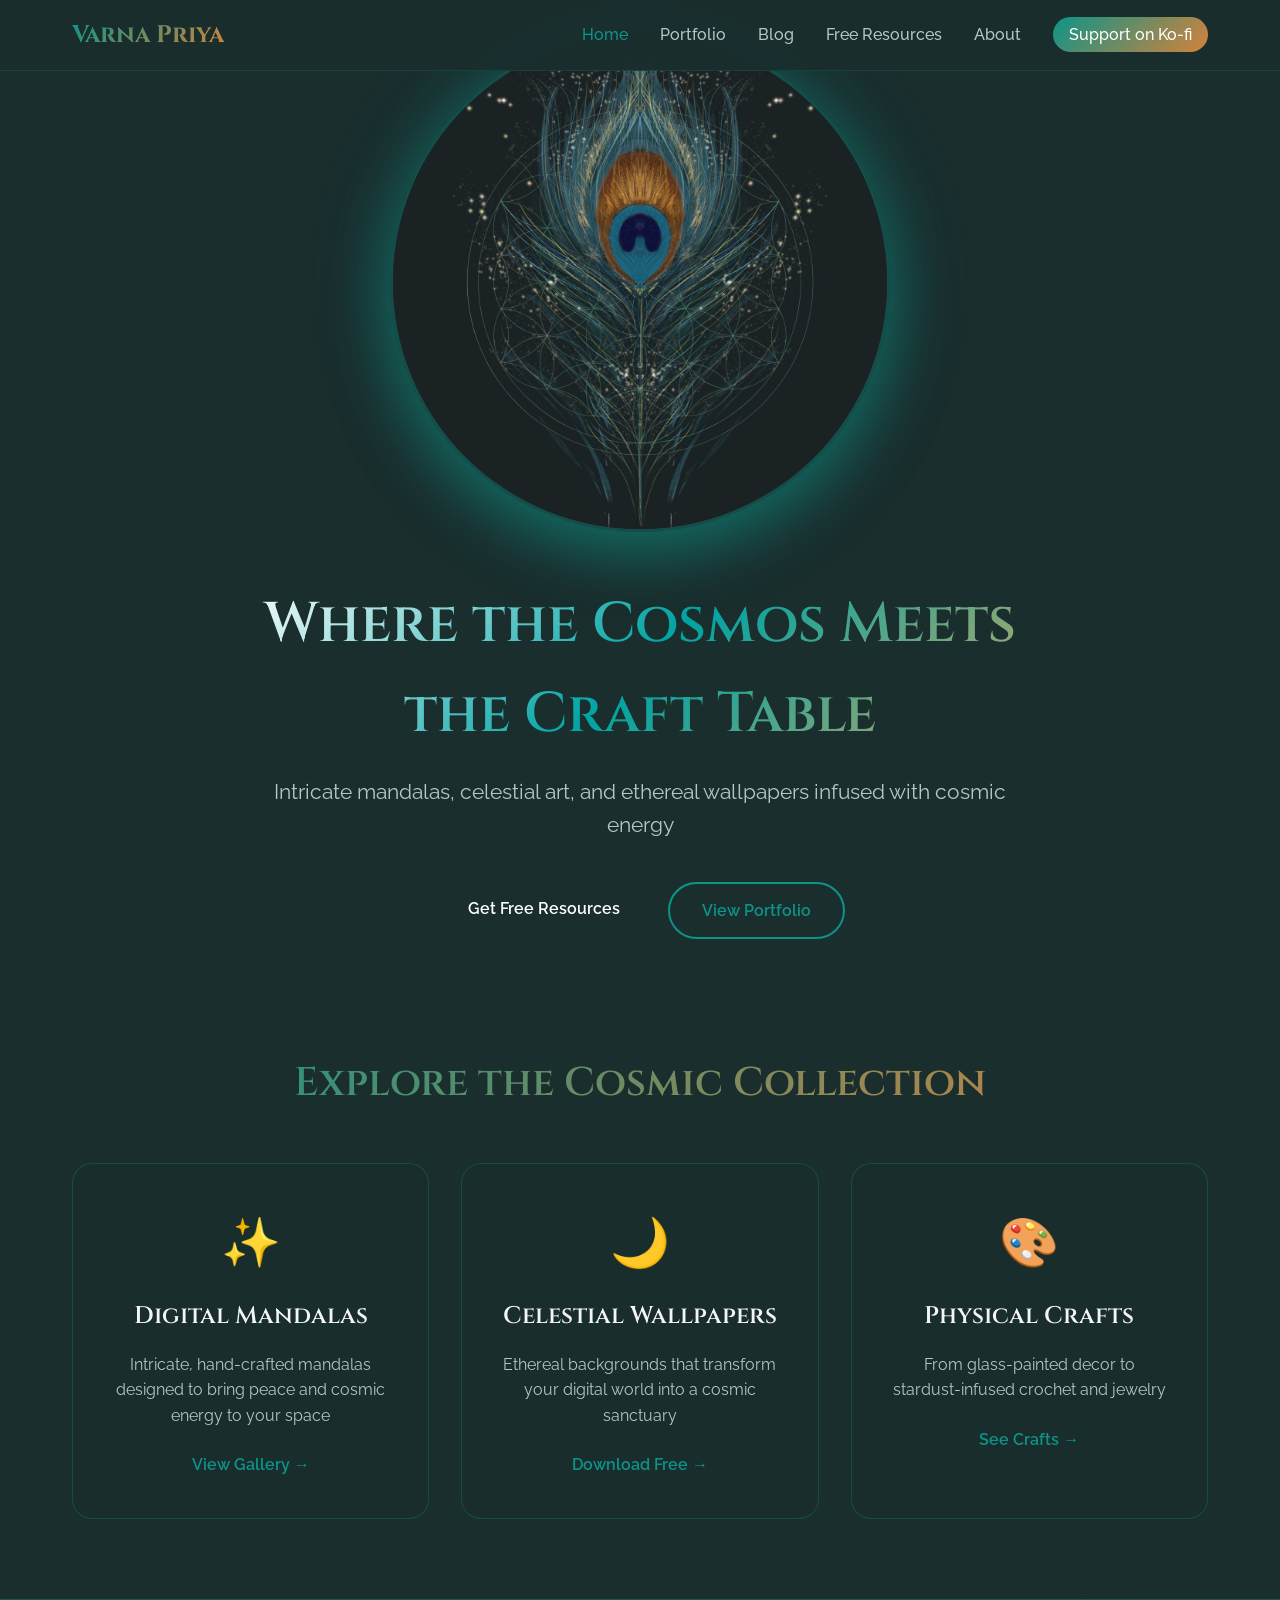
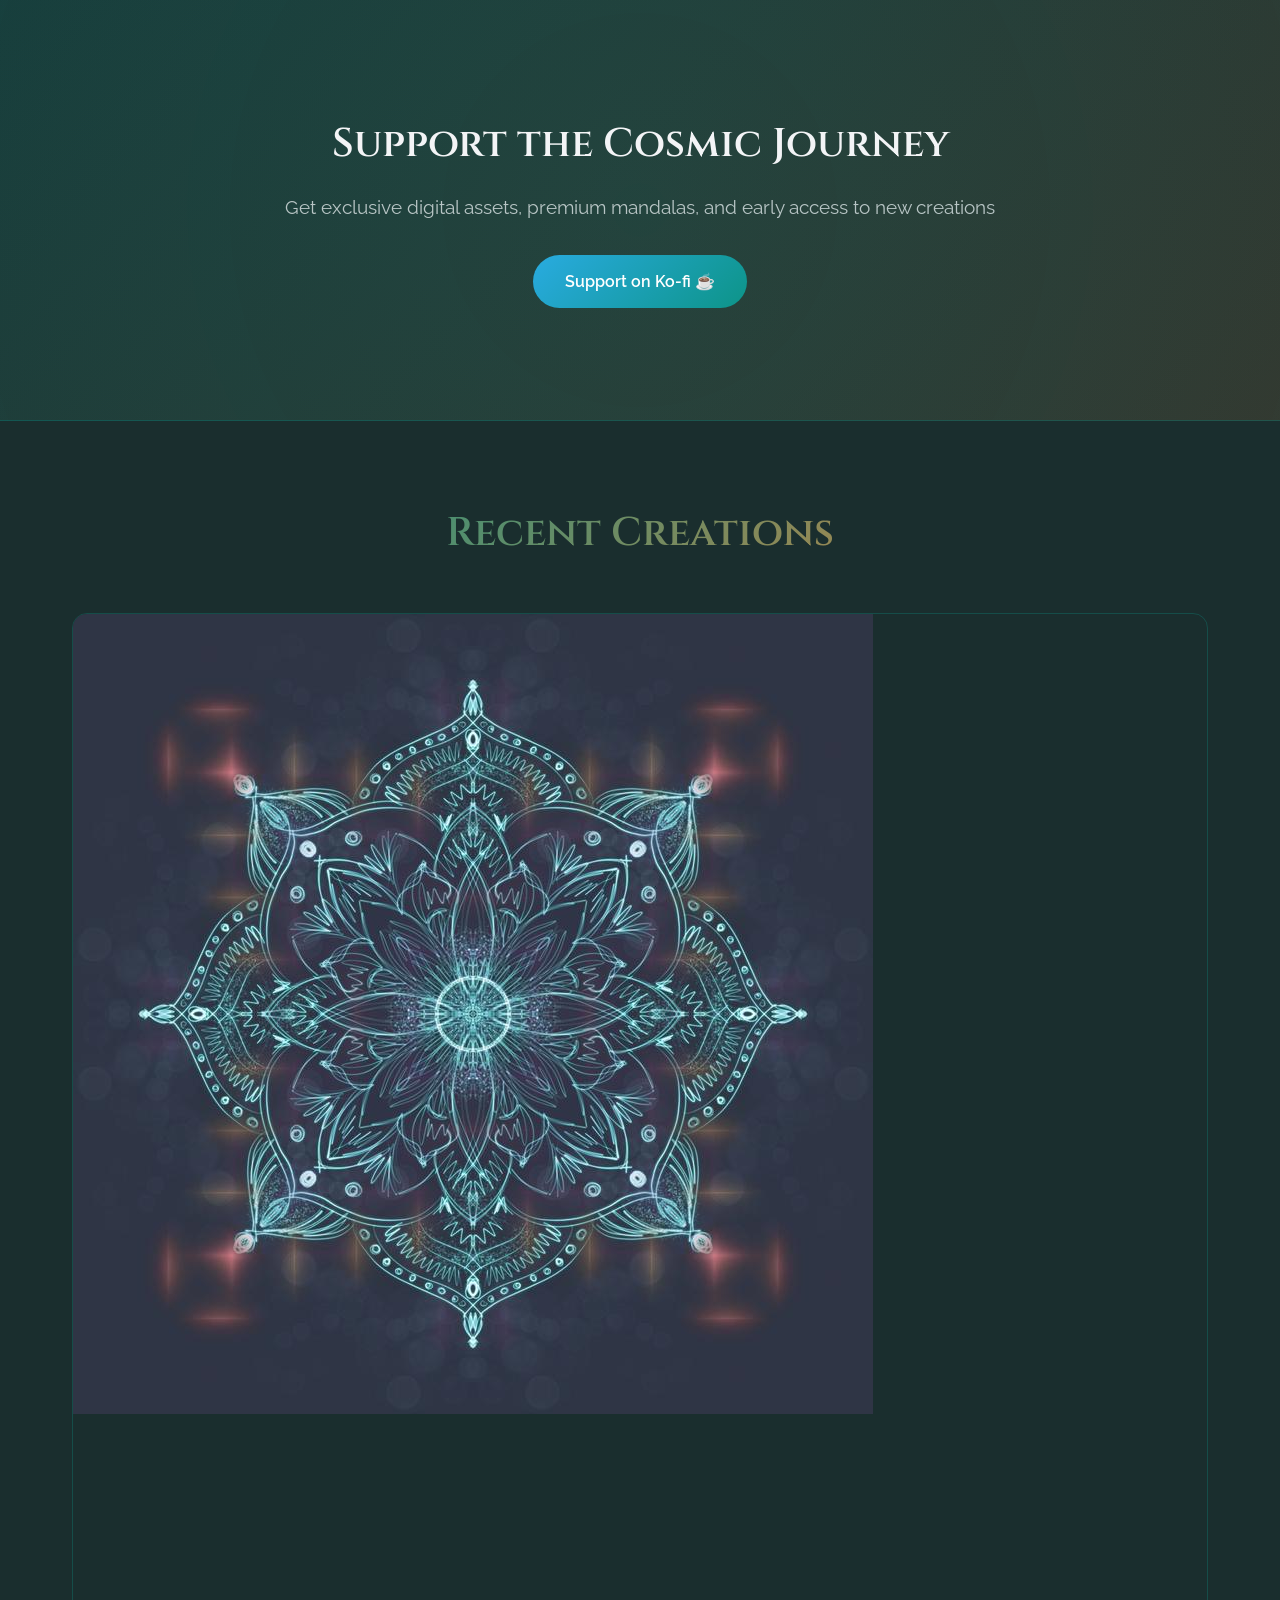
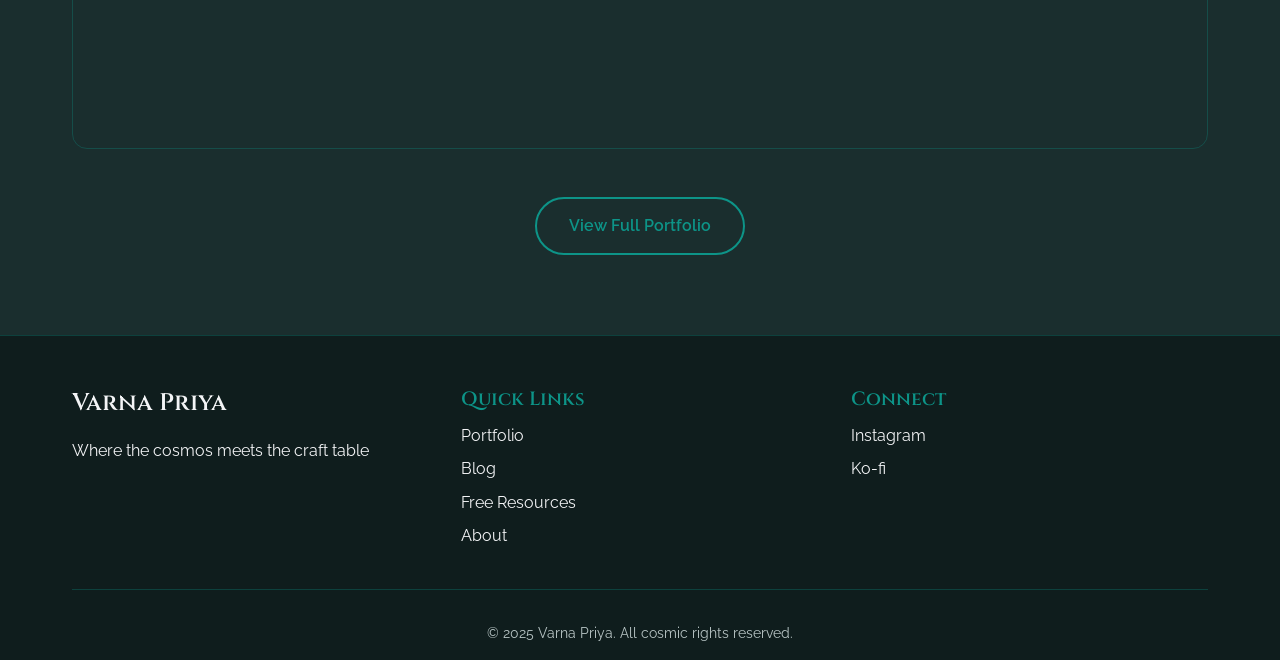
<file: index.html>
<!DOCTYPE html>
<html lang="en">
<head>
    <meta charset="UTF-8">
    <meta name="viewport" content="width=device-width, initial-scale=1.0">
    <meta name="description" content="Varna Priya - Where the cosmos meets the craft table. Intricate mandalas, celestial art, and ethereal wallpapers.">
    <title>Varna Priya | Celestial Art & Cosmic Crafts</title>
    <link rel="stylesheet" href="css/style.css">
    <link rel="preconnect" href="https://fonts.googleapis.com">
    <link rel="preconnect" href="https://fonts.gstatic.com" crossorigin>
    <link href="https://fonts.googleapis.com/css2?family=Cinzel:wght@400;600;700&family=Raleway:wght@300;400;500;600&display=swap" rel="stylesheet">
</head>
<body>
    <div class="stars"></div>
    <div class="twinkling"></div>

    <nav class="navbar">
        <div class="nav-container">
            <a href="index.html" class="logo">Varna Priya</a>
            <ul class="nav-menu">
                <li><a href="index.html" class="active">Home</a></li>
                <li><a href="portfolio.html">Portfolio</a></li>
                <li><a href="blog.html">Blog</a></li>
                <li><a href="resources.html">Free Resources</a></li>
                <li><a href="about.html">About</a></li>
                <li><a href="https://ko-fi.com/varnapriya" target="_blank" class="kofi-nav">Support on Ko-fi</a></li>
            </ul>
            <div class="hamburger">
                <span></span>
                <span></span>
                <span></span>
            </div>
        </div>
    </nav>

    <section class="hero">
        <div class="hero-image-container">
            <img src="assets/images/hero/peacock-feather.jpg" alt="Varna Priya - Sacred Peacock Feather Mandala" class="hero-image">
        </div>
        <div class="hero-content">
            <h1 class="cosmic-title">Where the Cosmos Meets the Craft Table</h1>
            <p class="hero-subtitle">Intricate mandalas, celestial art, and ethereal wallpapers infused with cosmic energy</p>
            <div class="cta-buttons">
                <a href="resources.html" class="btn btn-primary">Get Free Resources</a>
                <a href="portfolio.html" class="btn btn-secondary">View Portfolio</a>
            </div>
        </div>
    </section>

    <section class="features">
        <div class="container">
            <h2 class="section-title">Explore the Cosmic Collection</h2>
            <div class="features-grid">
                <div class="feature-card">
                    <div class="feature-icon">✨</div>
                    <h3>Digital Mandalas</h3>
                    <p>Intricate, hand-crafted mandalas designed to bring peace and cosmic energy to your space</p>
                    <a href="portfolio.html" class="feature-link">View Gallery →</a>
                </div>
                <div class="feature-card">
                    <div class="feature-icon">🌙</div>
                    <h3>Celestial Wallpapers</h3>
                    <p>Ethereal backgrounds that transform your digital world into a cosmic sanctuary</p>
                    <a href="resources.html" class="feature-link">Download Free →</a>
                </div>
                <div class="feature-card">
                    <div class="feature-icon">🎨</div>
                    <h3>Physical Crafts</h3>
                    <p>From glass-painted decor to stardust-infused crochet and jewelry</p>
                    <a href="portfolio.html#physical" class="feature-link">See Crafts →</a>
                </div>
            </div>
        </div>
    </section>

    <section class="kofi-section">
        <div class="container">
            <div class="kofi-banner">
                <h2>Support the Cosmic Journey</h2>
                <p>Get exclusive digital assets, premium mandalas, and early access to new creations</p>
                <a href="https://ko-fi.com/varnapriya" target="_blank" class="btn btn-kofi">Support on Ko-fi ☕</a>
            </div>
        </div>
    </section>

    <section class="recent-work">
        <div class="container">
            <h2 class="section-title">Recent Creations</h2>
            <div class="gallery-preview">
                <!-- VP_RECENT_START -->
                <div class="gallery-item">
                    <img src="assets/images/portfolio/digital-mandalas/display/mandala-cosmic-lotus.jpg" alt="Light Harmony Mandala">
                </div>
                <!-- VP_RECENT_END -->
            </div>
            <div class="centered-cta">
                <a href="portfolio.html" class="btn btn-secondary">View Full Portfolio</a>
            </div>
        </div>
    </section>

    <footer class="footer">
        <div class="container">
            <div class="footer-content">
                <div class="footer-section">
                    <h3>Varna Priya</h3>
                    <p>Where the cosmos meets the craft table</p>
                </div>
                <div class="footer-section">
                    <h4>Quick Links</h4>
                    <ul>
                        <li><a href="portfolio.html">Portfolio</a></li>
                        <li><a href="blog.html">Blog</a></li>
                        <li><a href="resources.html">Free Resources</a></li>
                        <li><a href="about.html">About</a></li>
                    </ul>
                </div>
                <div class="footer-section">
                    <h4>Connect</h4>
                    <ul>
                        <li><a href="https://instagram.com/varnapriya" target="_blank">Instagram</a></li>
                        <li><a href="https://ko-fi.com/varnapriya" target="_blank">Ko-fi</a></li>
                    </ul>
                </div>
            </div>
            <div class="footer-bottom">
                <p>&copy; 2025 Varna Priya. All cosmic rights reserved.</p>
            </div>
        </div>
    </footer>

    <script src="js/main.js"></script>
</body>
</html>
</file>
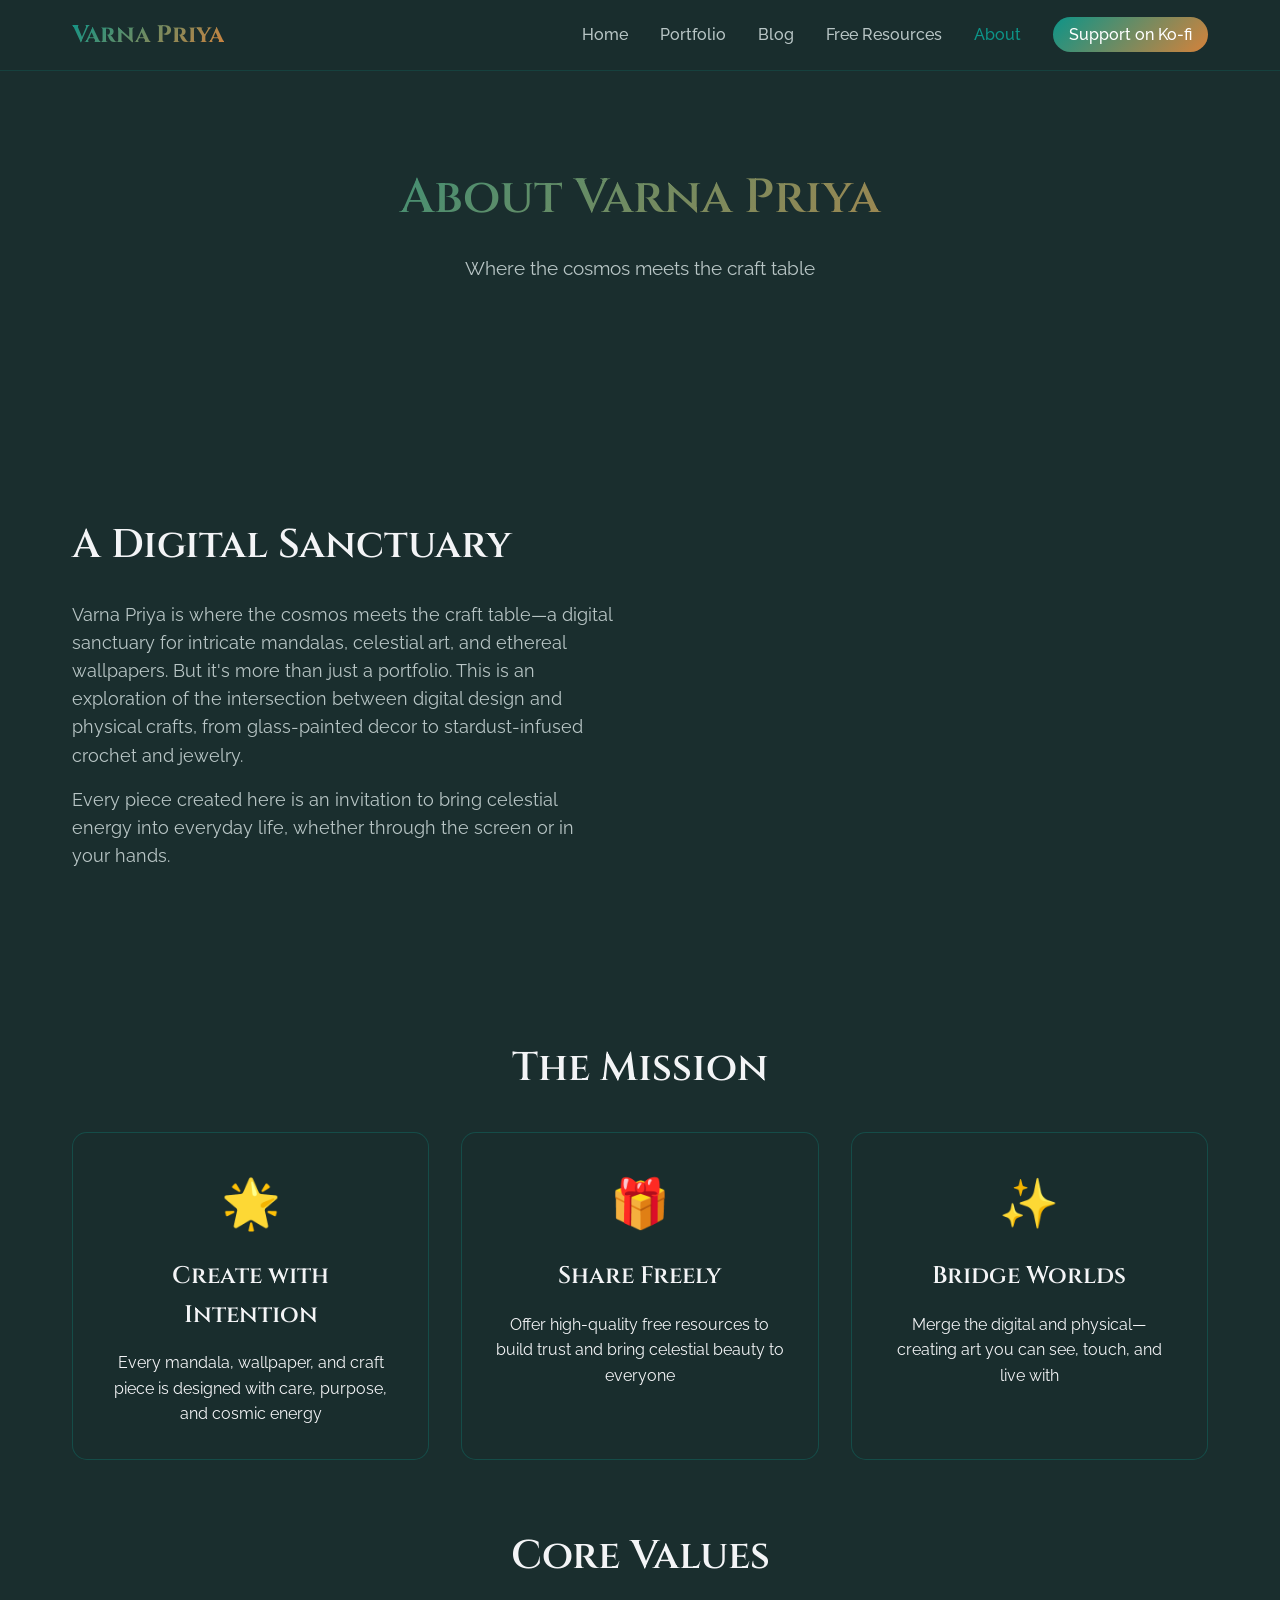
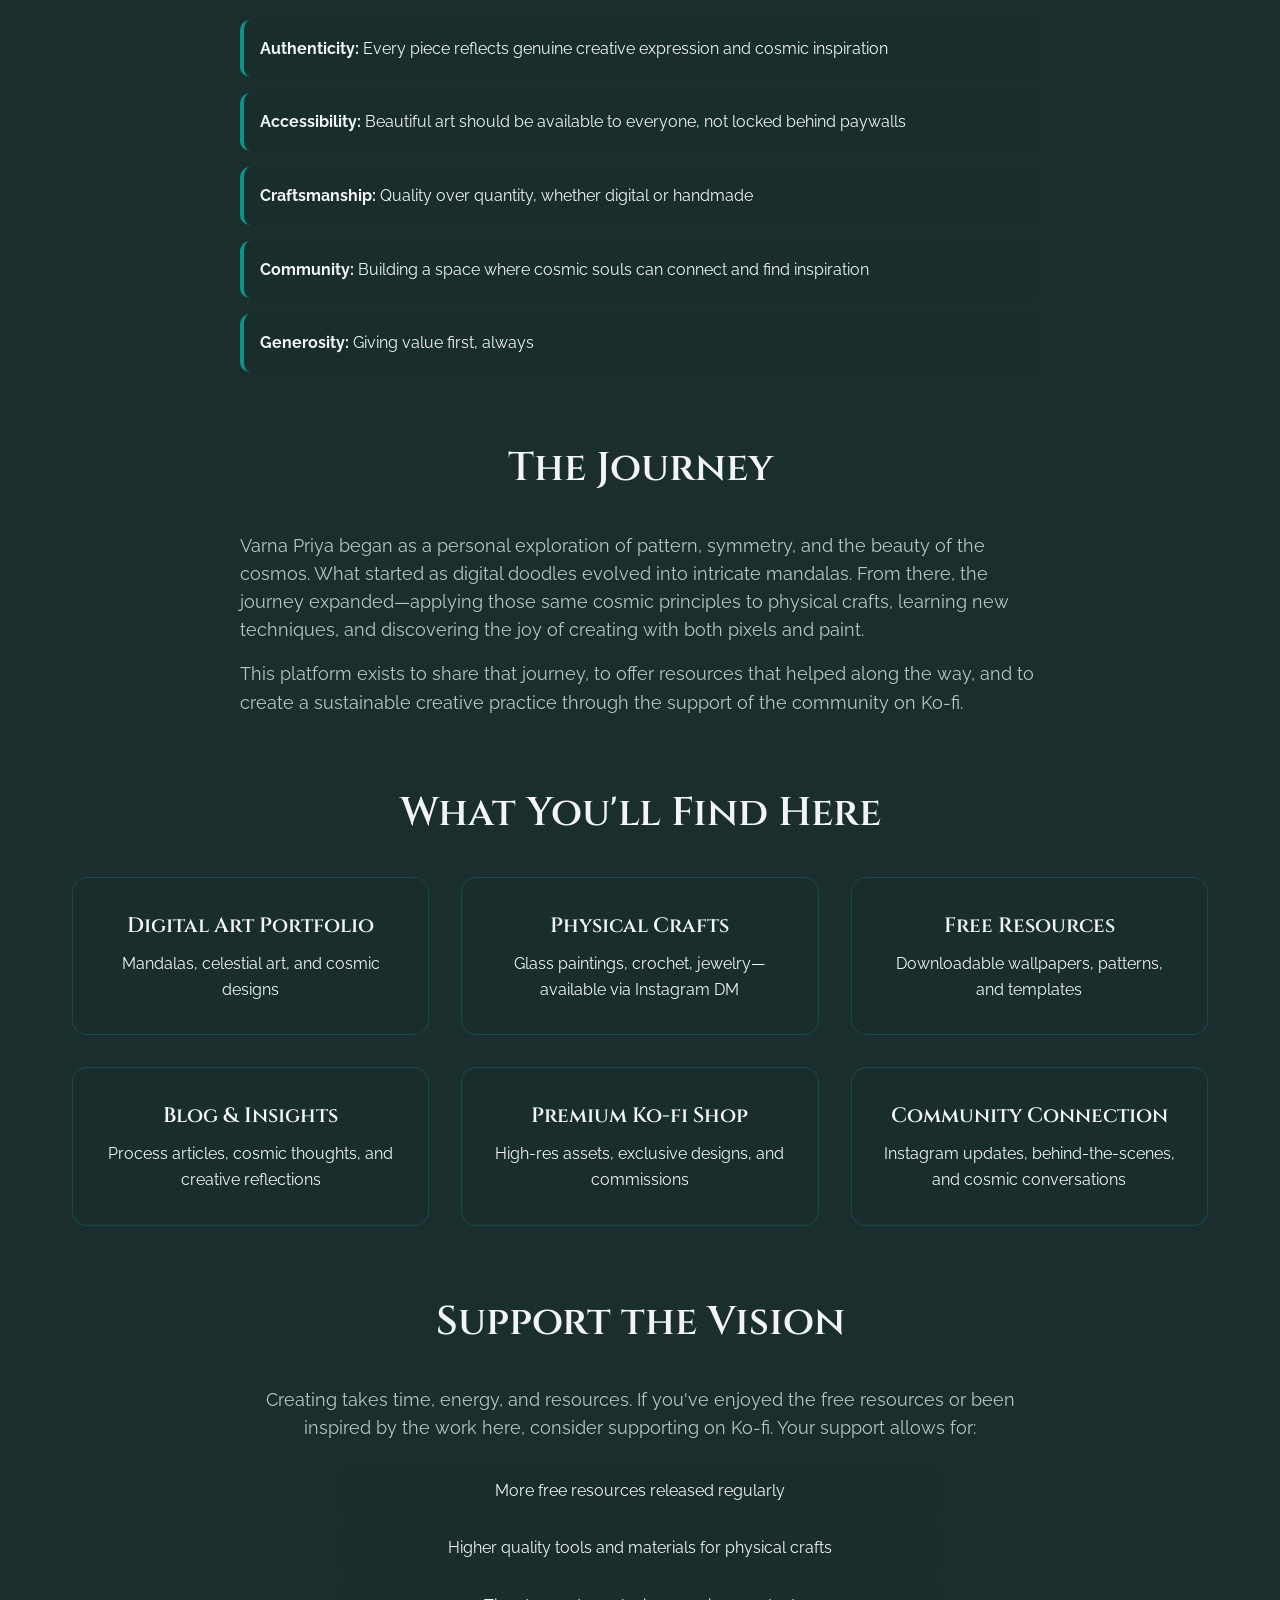
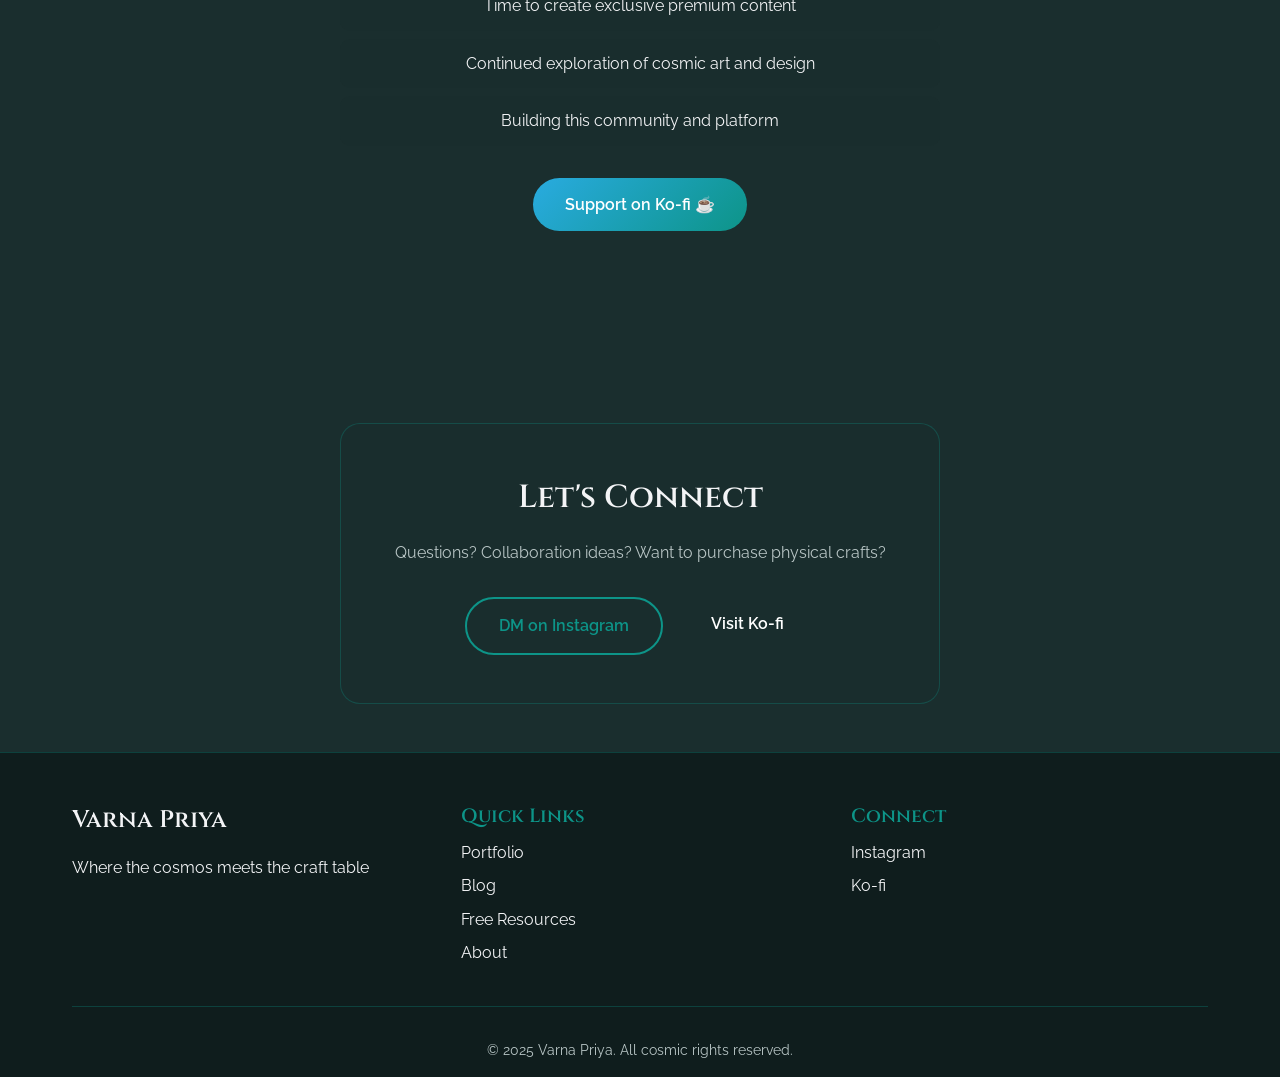
<file: about.html>
<!DOCTYPE html>
<html lang="en">
<head>
    <meta charset="UTF-8">
    <meta name="viewport" content="width=device-width, initial-scale=1.0">
    <meta name="description" content="Learn about Varna Priya - where cosmic art meets handcrafted creations">
    <title>About | Varna Priya</title>
    <link rel="stylesheet" href="css/style.css">
    <link rel="preconnect" href="https://fonts.googleapis.com">
    <link rel="preconnect" href="https://fonts.gstatic.com" crossorigin>
    <link href="https://fonts.googleapis.com/css2?family=Cinzel:wght@400;600;700&family=Raleway:wght@300;400;500;600&display=swap" rel="stylesheet">
</head>
<body>
    <div class="stars"></div>
    <div class="twinkling"></div>

    <nav class="navbar">
        <div class="nav-container">
            <a href="index.html" class="logo">Varna Priya</a>
            <ul class="nav-menu">
                <li><a href="index.html">Home</a></li>
                <li><a href="portfolio.html">Portfolio</a></li>
                <li><a href="blog.html">Blog</a></li>
                <li><a href="resources.html">Free Resources</a></li>
                <li><a href="about.html" class="active">About</a></li>
                <li><a href="https://ko-fi.com/varnapriya" target="_blank" class="kofi-nav">Support on Ko-fi</a></li>
            </ul>
            <div class="hamburger">
                <span></span>
                <span></span>
                <span></span>
            </div>
        </div>
    </nav>

    <section class="page-header">
        <div class="container">
            <h1>About Varna Priya</h1>
            <p>Where the cosmos meets the craft table</p>
        </div>
    </section>

    <section class="about-content">
        <div class="container">
            <div class="about-intro">
                <div class="about-text">
                    <h2>A Digital Sanctuary</h2>
                    <p>Varna Priya is where the cosmos meets the craft table—a digital sanctuary for intricate mandalas, celestial art, and ethereal wallpapers. But it's more than just a portfolio. This is an exploration of the intersection between digital design and physical crafts, from glass-painted decor to stardust-infused crochet and jewelry.</p>
                    <p>Every piece created here is an invitation to bring celestial energy into everyday life, whether through the screen or in your hands.</p>
                </div>
                <div class="about-image">
                    <!-- VP_ABOUT_IMAGE_START -->
                    <!-- VP_ABOUT_IMAGE_END -->
                </div>
            </div>

            <div class="mission-section">
                <h2>The Mission</h2>
                <div class="mission-cards">
                    <div class="mission-card">
                        <div class="mission-icon">🌟</div>
                        <h3>Create with Intention</h3>
                        <p>Every mandala, wallpaper, and craft piece is designed with care, purpose, and cosmic energy</p>
                    </div>
                    <div class="mission-card">
                        <div class="mission-icon">🎁</div>
                        <h3>Share Freely</h3>
                        <p>Offer high-quality free resources to build trust and bring celestial beauty to everyone</p>
                    </div>
                    <div class="mission-card">
                        <div class="mission-icon">✨</div>
                        <h3>Bridge Worlds</h3>
                        <p>Merge the digital and physical—creating art you can see, touch, and live with</p>
                    </div>
                </div>
            </div>

            <div class="values-section">
                <h2>Core Values</h2>
                <ul class="values-list">
                    <li><strong>Authenticity:</strong> Every piece reflects genuine creative expression and cosmic inspiration</li>
                    <li><strong>Accessibility:</strong> Beautiful art should be available to everyone, not locked behind paywalls</li>
                    <li><strong>Craftsmanship:</strong> Quality over quantity, whether digital or handmade</li>
                    <li><strong>Community:</strong> Building a space where cosmic souls can connect and find inspiration</li>
                    <li><strong>Generosity:</strong> Giving value first, always</li>
                </ul>
            </div>

            <div class="story-section">
                <h2>The Journey</h2>
                <p>Varna Priya began as a personal exploration of pattern, symmetry, and the beauty of the cosmos. What started as digital doodles evolved into intricate mandalas. From there, the journey expanded—applying those same cosmic principles to physical crafts, learning new techniques, and discovering the joy of creating with both pixels and paint.</p>
                <p>This platform exists to share that journey, to offer resources that helped along the way, and to create a sustainable creative practice through the support of the community on Ko-fi.</p>
            </div>

            <div class="offerings-section">
                <h2>What You'll Find Here</h2>
                <div class="offerings-grid">
                    <div class="offering-item">
                        <h3>Digital Art Portfolio</h3>
                        <p>Mandalas, celestial art, and cosmic designs</p>
                    </div>
                    <div class="offering-item">
                        <h3>Physical Crafts</h3>
                        <p>Glass paintings, crochet, jewelry—available via Instagram DM</p>
                    </div>
                    <div class="offering-item">
                        <h3>Free Resources</h3>
                        <p>Downloadable wallpapers, patterns, and templates</p>
                    </div>
                    <div class="offering-item">
                        <h3>Blog & Insights</h3>
                        <p>Process articles, cosmic thoughts, and creative reflections</p>
                    </div>
                    <div class="offering-item">
                        <h3>Premium Ko-fi Shop</h3>
                        <p>High-res assets, exclusive designs, and commissions</p>
                    </div>
                    <div class="offering-item">
                        <h3>Community Connection</h3>
                        <p>Instagram updates, behind-the-scenes, and cosmic conversations</p>
                    </div>
                </div>
            </div>

            <div class="support-section">
                <h2>Support the Vision</h2>
                <p>Creating takes time, energy, and resources. If you've enjoyed the free resources or been inspired by the work here, consider supporting on Ko-fi. Your support allows for:</p>
                <ul class="support-list">
                    <li>More free resources released regularly</li>
                    <li>Higher quality tools and materials for physical crafts</li>
                    <li>Time to create exclusive premium content</li>
                    <li>Continued exploration of cosmic art and design</li>
                    <li>Building this community and platform</li>
                </ul>
                <a href="https://ko-fi.com/varnapriya" target="_blank" class="btn btn-kofi">Support on Ko-fi ☕</a>
            </div>
        </div>
    </section>

    <section class="contact-section">
        <div class="container">
            <div class="contact-box">
                <h2>Let's Connect</h2>
                <p>Questions? Collaboration ideas? Want to purchase physical crafts?</p>
                <div class="contact-links">
                    <a href="https://instagram.com/varnapriya" target="_blank" class="btn btn-secondary">DM on Instagram</a>
                    <a href="https://ko-fi.com/varnapriya" target="_blank" class="btn btn-primary">Visit Ko-fi</a>
                </div>
            </div>
        </div>
    </section>

    <footer class="footer">
        <div class="container">
            <div class="footer-content">
                <div class="footer-section">
                    <h3>Varna Priya</h3>
                    <p>Where the cosmos meets the craft table</p>
                </div>
                <div class="footer-section">
                    <h4>Quick Links</h4>
                    <ul>
                        <li><a href="portfolio.html">Portfolio</a></li>
                        <li><a href="blog.html">Blog</a></li>
                        <li><a href="resources.html">Free Resources</a></li>
                        <li><a href="about.html">About</a></li>
                    </ul>
                </div>
                <div class="footer-section">
                    <h4>Connect</h4>
                    <ul>
                        <li><a href="https://instagram.com/varnapriya" target="_blank">Instagram</a></li>
                        <li><a href="https://ko-fi.com/varnapriya" target="_blank">Ko-fi</a></li>
                    </ul>
                </div>
            </div>
            <div class="footer-bottom">
                <p>&copy; 2025 Varna Priya. All cosmic rights reserved.</p>
            </div>
        </div>
    </footer>

    <script src="js/main.js"></script>
</body>
</html>
</file>
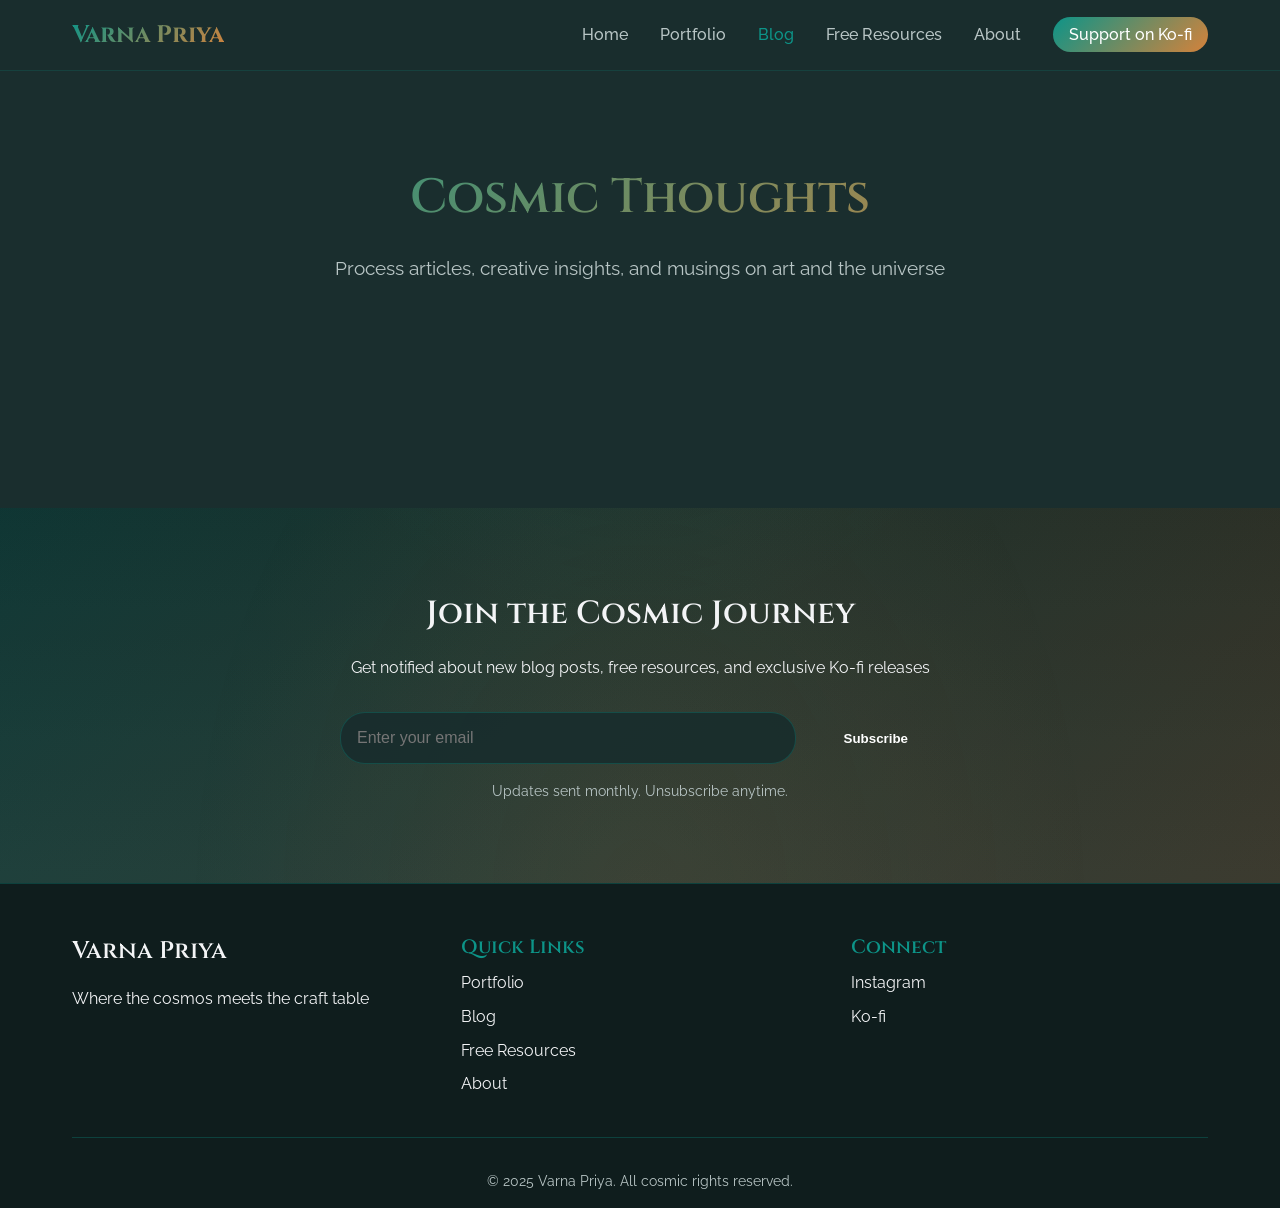
<file: blog.html>
<!DOCTYPE html>
<html lang="en">
<head>
    <meta charset="UTF-8">
    <meta name="viewport" content="width=device-width, initial-scale=1.0">
    <meta name="description" content="Cosmic thoughts, process articles, and creative insights from Varna Priya">
    <title>Blog | Varna Priya</title>
    <link rel="stylesheet" href="css/style.css">
    <link rel="preconnect" href="https://fonts.googleapis.com">
    <link rel="preconnect" href="https://fonts.gstatic.com" crossorigin>
    <link href="https://fonts.googleapis.com/css2?family=Cinzel:wght@400;600;700&family=Raleway:wght@300;400;500;600&display=swap" rel="stylesheet">
</head>
<body>
    <div class="stars"></div>
    <div class="twinkling"></div>

    <nav class="navbar">
        <div class="nav-container">
            <a href="index.html" class="logo">Varna Priya</a>
            <ul class="nav-menu">
                <li><a href="index.html">Home</a></li>
                <li><a href="portfolio.html">Portfolio</a></li>
                <li><a href="blog.html" class="active">Blog</a></li>
                <li><a href="resources.html">Free Resources</a></li>
                <li><a href="about.html">About</a></li>
                <li><a href="https://ko-fi.com/varnapriya" target="_blank" class="kofi-nav">Support on Ko-fi</a></li>
            </ul>
            <div class="hamburger">
                <span></span>
                <span></span>
                <span></span>
            </div>
        </div>
    </nav>

    <section class="page-header">
        <div class="container">
            <h1>Cosmic Thoughts</h1>
            <p>Process articles, creative insights, and musings on art and the universe</p>
        </div>
    </section>

    <section class="blog-content">
        <div class="container">
            <div class="blog-grid">
                <!-- VP_BLOG_START -->
                <!-- VP_BLOG_END -->
            </div>
        </div>
    </section>

    <section class="newsletter">
        <div class="container">
            <div class="newsletter-box">
                <h2>Join the Cosmic Journey</h2>
                <p>Get notified about new blog posts, free resources, and exclusive Ko-fi releases</p>
                <form class="newsletter-form">
                    <input type="email" placeholder="Enter your email" required>
                    <button type="submit" class="btn btn-primary">Subscribe</button>
                </form>
                <p class="newsletter-note">Updates sent monthly. Unsubscribe anytime.</p>
            </div>
        </div>
    </section>

    <footer class="footer">
        <div class="container">
            <div class="footer-content">
                <div class="footer-section">
                    <h3>Varna Priya</h3>
                    <p>Where the cosmos meets the craft table</p>
                </div>
                <div class="footer-section">
                    <h4>Quick Links</h4>
                    <ul>
                        <li><a href="portfolio.html">Portfolio</a></li>
                        <li><a href="blog.html">Blog</a></li>
                        <li><a href="resources.html">Free Resources</a></li>
                        <li><a href="about.html">About</a></li>
                    </ul>
                </div>
                <div class="footer-section">
                    <h4>Connect</h4>
                    <ul>
                        <li><a href="https://instagram.com/varnapriya" target="_blank">Instagram</a></li>
                        <li><a href="https://ko-fi.com/varnapriya" target="_blank">Ko-fi</a></li>
                    </ul>
                </div>
            </div>
            <div class="footer-bottom">
                <p>&copy; 2025 Varna Priya. All cosmic rights reserved.</p>
            </div>
        </div>
    </footer>

    <script src="js/main.js"></script>
</body>
</html>
</file>
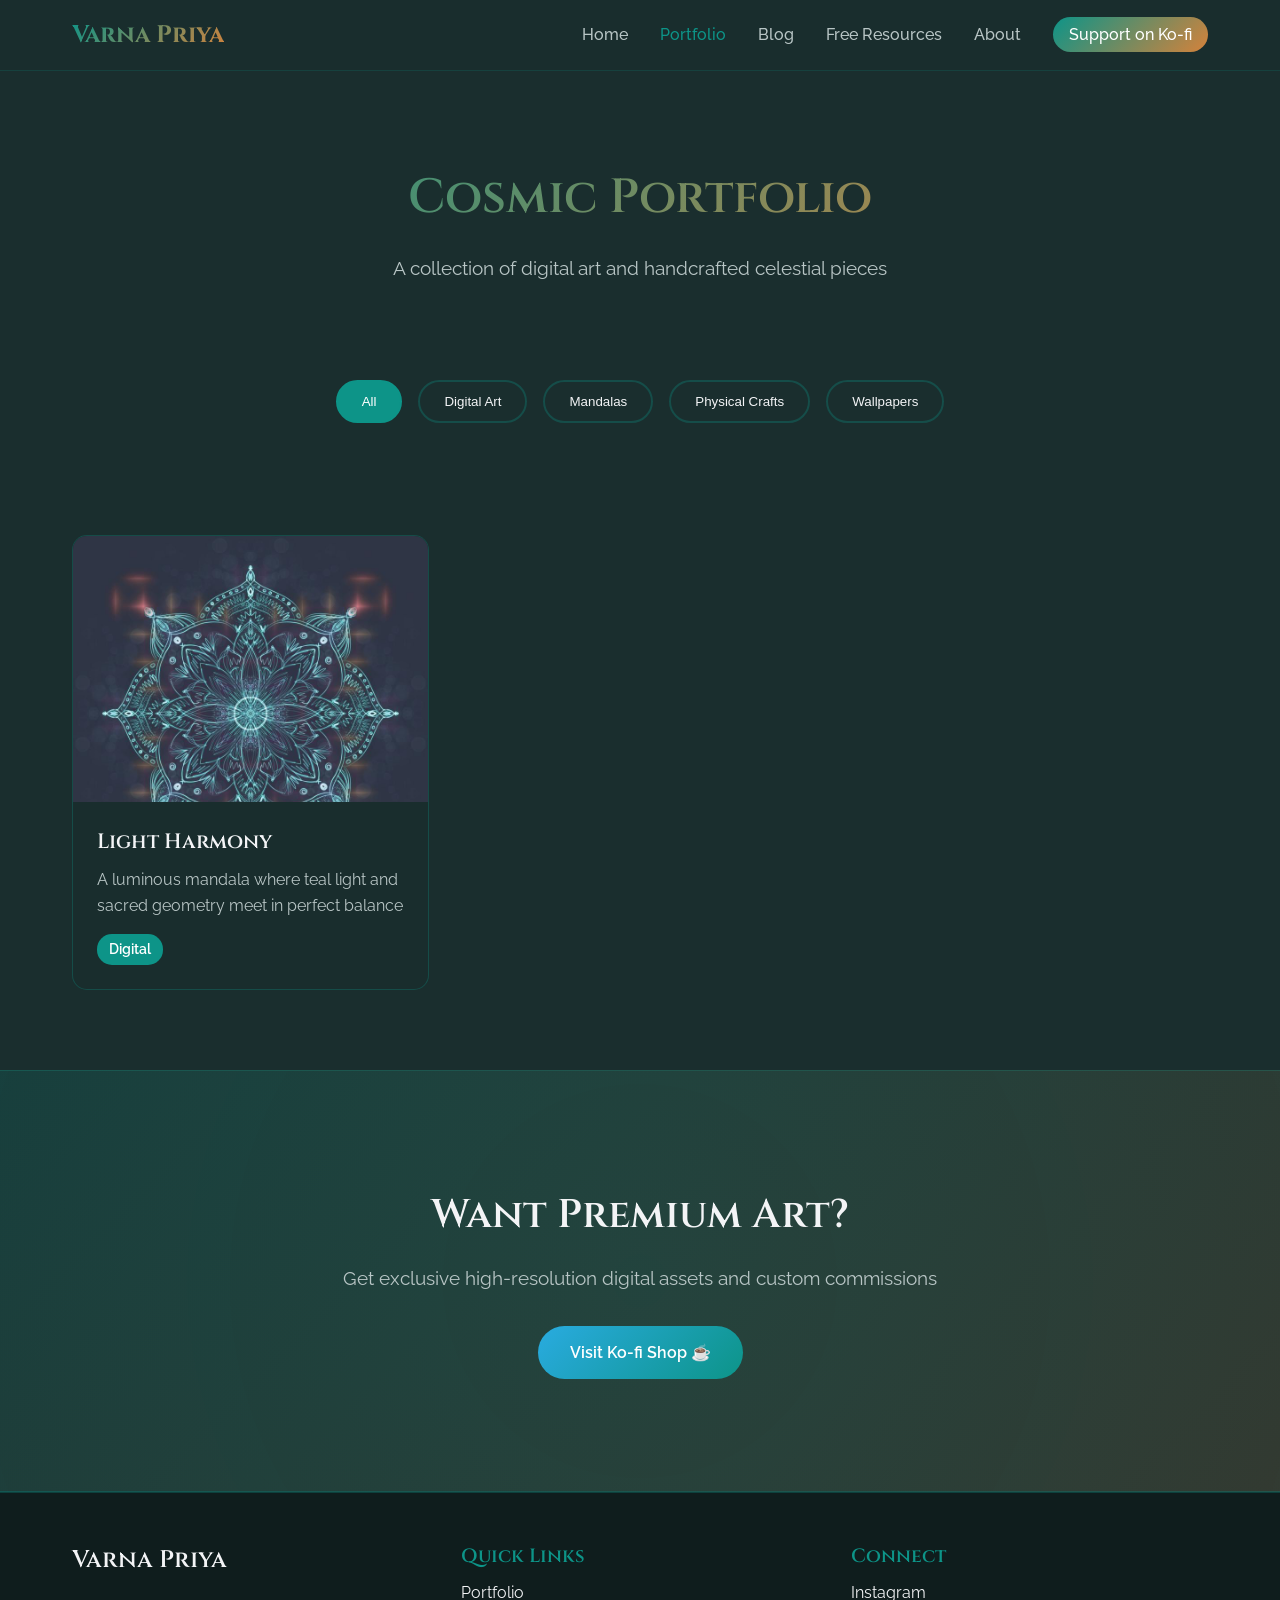
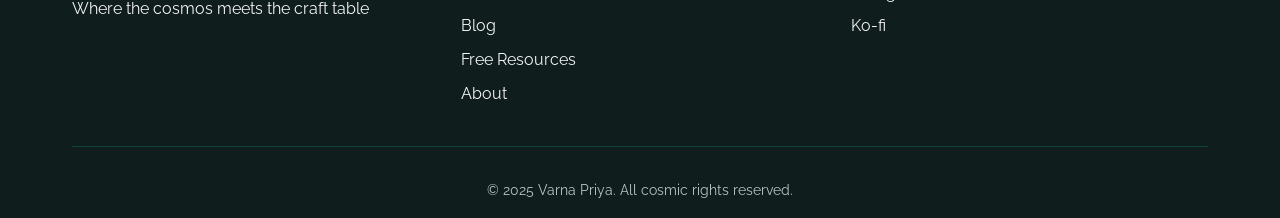
<file: portfolio.html>
<!DOCTYPE html>
<html lang="en">
<head>
    <meta charset="UTF-8">
    <meta name="viewport" content="width=device-width, initial-scale=1.0">
    <meta name="description" content="Explore the cosmic portfolio of Varna Priya - digital art, mandalas, and handcrafted celestial pieces">
    <title>Portfolio | Varna Priya</title>
    <link rel="stylesheet" href="css/style.css">
    <link rel="preconnect" href="https://fonts.googleapis.com">
    <link rel="preconnect" href="https://fonts.gstatic.com" crossorigin>
    <link href="https://fonts.googleapis.com/css2?family=Cinzel:wght@400;600;700&family=Raleway:wght@300;400;500;600&display=swap" rel="stylesheet">
</head>
<body>
    <div class="stars"></div>
    <div class="twinkling"></div>

    <nav class="navbar">
        <div class="nav-container">
            <a href="index.html" class="logo">Varna Priya</a>
            <ul class="nav-menu">
                <li><a href="index.html">Home</a></li>
                <li><a href="portfolio.html" class="active">Portfolio</a></li>
                <li><a href="blog.html">Blog</a></li>
                <li><a href="resources.html">Free Resources</a></li>
                <li><a href="about.html">About</a></li>
                <li><a href="https://ko-fi.com/varnapriya" target="_blank" class="kofi-nav">Support on Ko-fi</a></li>
            </ul>
            <div class="hamburger">
                <span></span>
                <span></span>
                <span></span>
            </div>
        </div>
    </nav>

    <section class="page-header">
        <div class="container">
            <h1>Cosmic Portfolio</h1>
            <p>A collection of digital art and handcrafted celestial pieces</p>
        </div>
    </section>

    <section class="portfolio-filters">
        <div class="container">
            <div class="filter-buttons">
                <button class="filter-btn active" data-filter="all">All</button>
                <button class="filter-btn" data-filter="digital">Digital Art</button>
                <button class="filter-btn" data-filter="mandalas">Mandalas</button>
                <button class="filter-btn" data-filter="physical">Physical Crafts</button>
                <button class="filter-btn" data-filter="wallpapers">Wallpapers</button>
            </div>
        </div>
    </section>

    <section class="portfolio-gallery">
        <div class="container">
            <div class="masonry-grid" id="portfolioGrid">
                <!-- VP_PORTFOLIO_START -->
                <div class="portfolio-item" data-category="digital mandalas">
                    <div class="portfolio-image">
                        <img src="assets/images/portfolio/digital-mandalas/display/mandala-cosmic-lotus.jpg" alt="Light Harmony Mandala">
                    </div>
                    <div class="portfolio-info">
                        <h3>Light Harmony</h3>
                        <p>A luminous mandala where teal light and sacred geometry meet in perfect balance</p>
                        <span class="badge">Digital</span>
                    </div>
                </div>
                <!-- VP_PORTFOLIO_END -->
            </div>
        </div>
    </section>

    <section class="kofi-section">
        <div class="container">
            <div class="kofi-banner">
                <h2>Want Premium Art?</h2>
                <p>Get exclusive high-resolution digital assets and custom commissions</p>
                <a href="https://ko-fi.com/varnapriya" target="_blank" class="btn btn-kofi">Visit Ko-fi Shop ☕</a>
            </div>
        </div>
    </section>

    <footer class="footer">
        <div class="container">
            <div class="footer-content">
                <div class="footer-section">
                    <h3>Varna Priya</h3>
                    <p>Where the cosmos meets the craft table</p>
                </div>
                <div class="footer-section">
                    <h4>Quick Links</h4>
                    <ul>
                        <li><a href="portfolio.html">Portfolio</a></li>
                        <li><a href="blog.html">Blog</a></li>
                        <li><a href="resources.html">Free Resources</a></li>
                        <li><a href="about.html">About</a></li>
                    </ul>
                </div>
                <div class="footer-section">
                    <h4>Connect</h4>
                    <ul>
                        <li><a href="https://instagram.com/varnapriya" target="_blank">Instagram</a></li>
                        <li><a href="https://ko-fi.com/varnapriya" target="_blank">Ko-fi</a></li>
                    </ul>
                </div>
            </div>
            <div class="footer-bottom">
                <p>&copy; 2025 Varna Priya. All cosmic rights reserved.</p>
            </div>
        </div>
    </footer>

    <script src="js/main.js"></script>
</body>
</html>
</file>
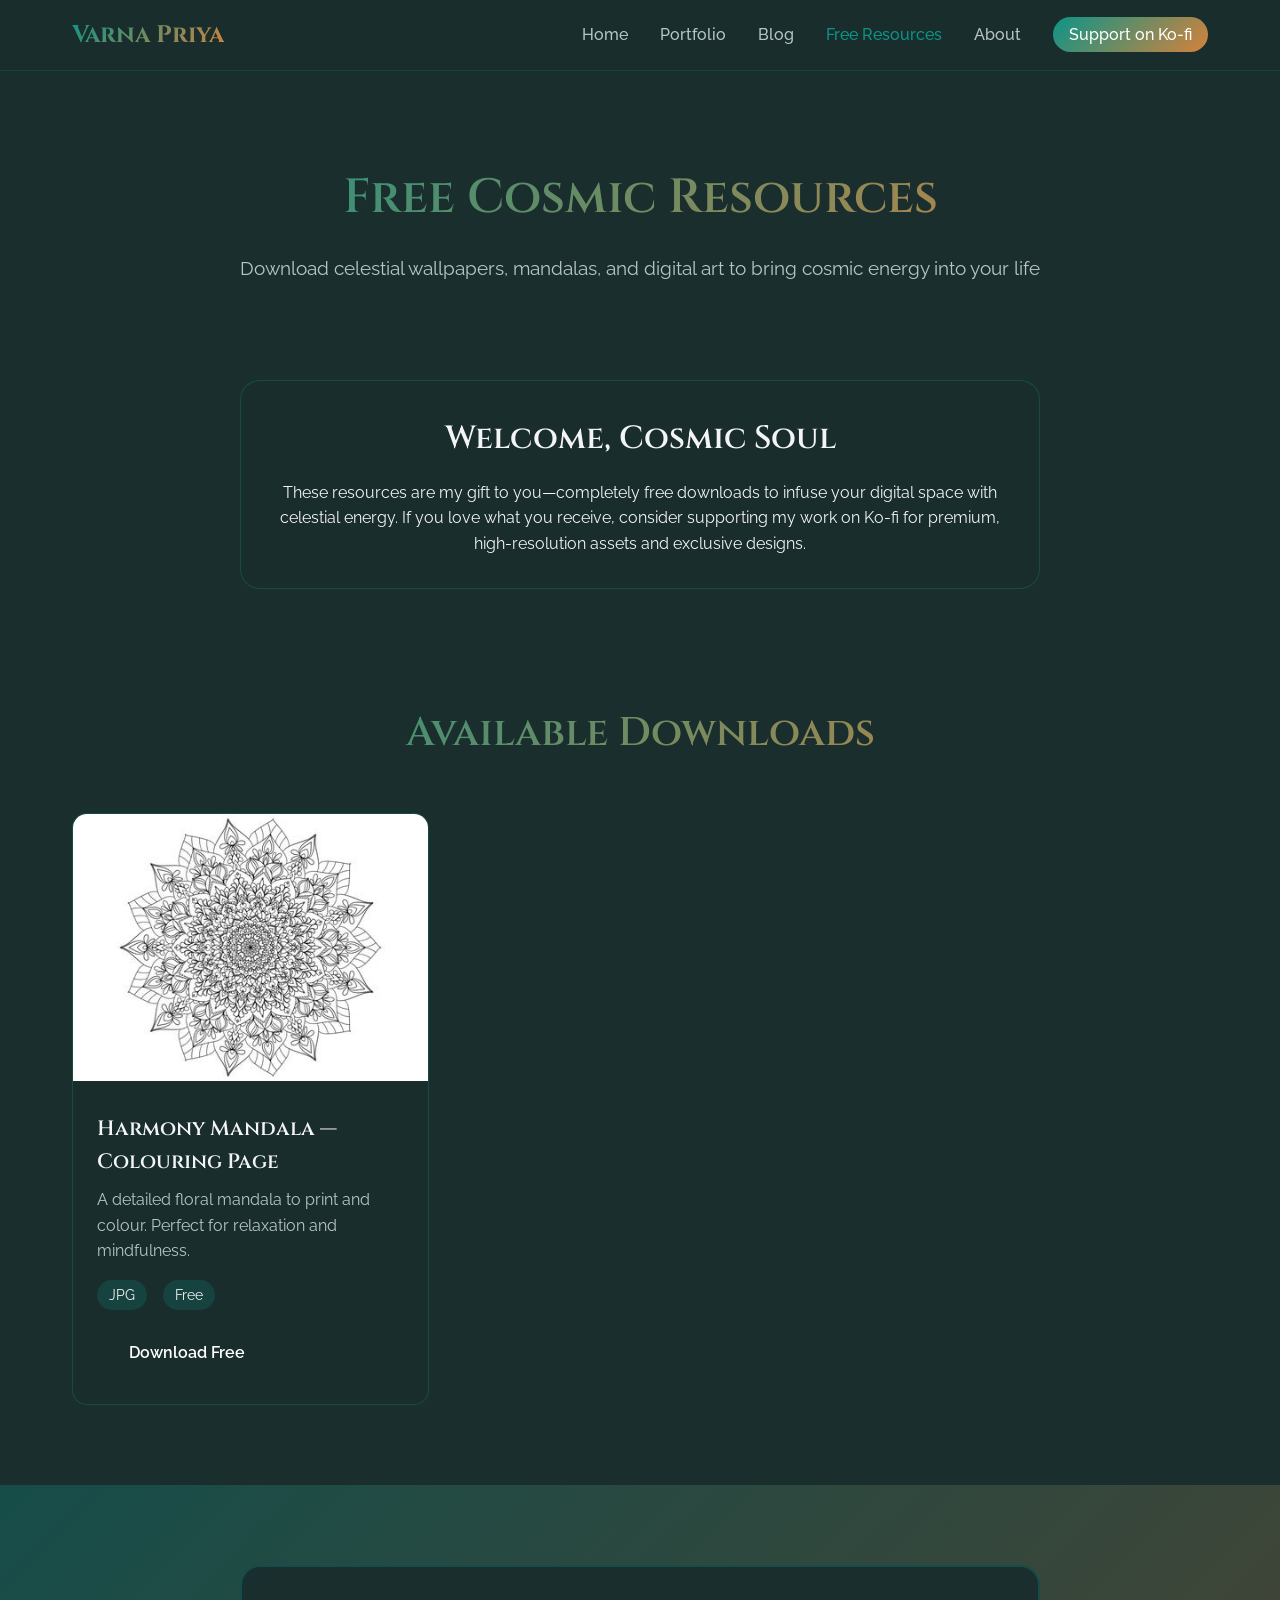
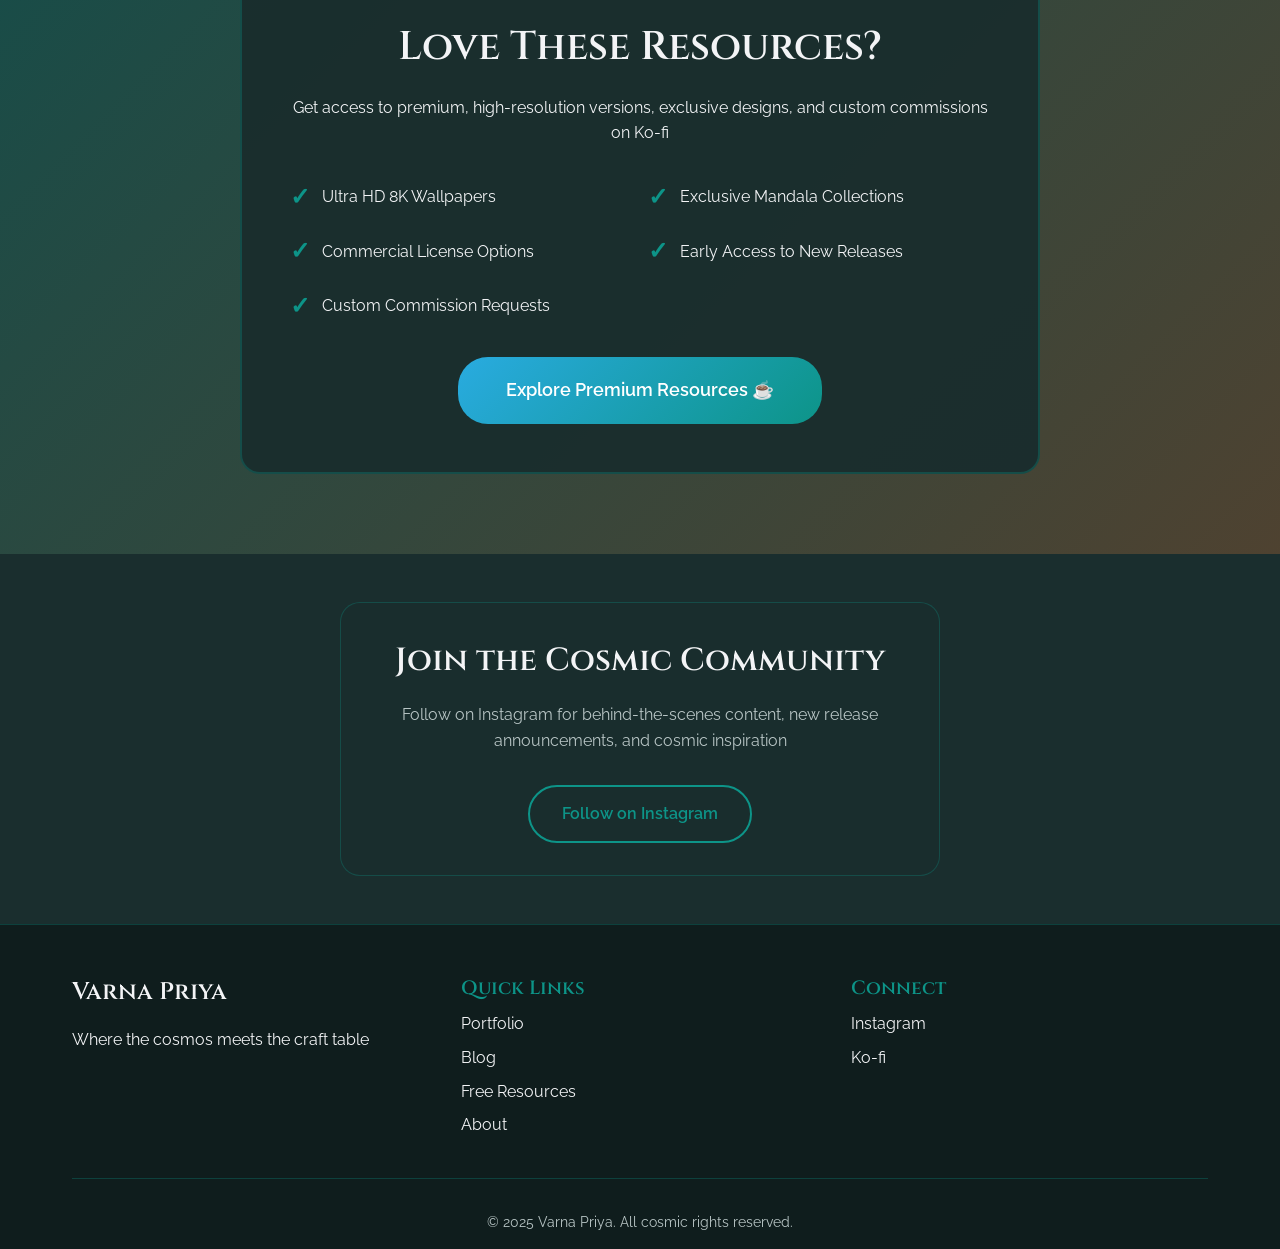
<file: resources.html>
<!DOCTYPE html>
<html lang="en">
<head>
    <meta charset="UTF-8">
    <meta name="viewport" content="width=device-width, initial-scale=1.0">
    <meta name="description" content="Download free celestial wallpapers, mandalas, and cosmic resources from Varna Priya">
    <title>Free Resources | Varna Priya</title>
    <link rel="stylesheet" href="css/style.css">
    <link rel="preconnect" href="https://fonts.googleapis.com">
    <link rel="preconnect" href="https://fonts.gstatic.com" crossorigin>
    <link href="https://fonts.googleapis.com/css2?family=Cinzel:wght@400;600;700&family=Raleway:wght@300;400;500;600&display=swap" rel="stylesheet">
</head>
<body>
    <div class="stars"></div>
    <div class="twinkling"></div>

    <nav class="navbar">
        <div class="nav-container">
            <a href="index.html" class="logo">Varna Priya</a>
            <ul class="nav-menu">
                <li><a href="index.html">Home</a></li>
                <li><a href="portfolio.html">Portfolio</a></li>
                <li><a href="blog.html">Blog</a></li>
                <li><a href="resources.html" class="active">Free Resources</a></li>
                <li><a href="about.html">About</a></li>
                <li><a href="https://ko-fi.com/varnapriya" target="_blank" class="kofi-nav">Support on Ko-fi</a></li>
            </ul>
            <div class="hamburger">
                <span></span>
                <span></span>
                <span></span>
            </div>
        </div>
    </nav>

    <section class="page-header">
        <div class="container">
            <h1>Free Cosmic Resources</h1>
            <p>Download celestial wallpapers, mandalas, and digital art to bring cosmic energy into your life</p>
        </div>
    </section>

    <section class="resources-intro">
        <div class="container">
            <div class="intro-box">
                <h2>Welcome, Cosmic Soul</h2>
                <p>These resources are my gift to you—completely free downloads to infuse your digital space with celestial energy. If you love what you receive, consider supporting my work on Ko-fi for premium, high-resolution assets and exclusive designs.</p>
            </div>
        </div>
    </section>

    <section class="resources-grid-section">
        <div class="container">
            <h2 class="section-title">Available Downloads</h2>

            <div class="resources-grid">
                <!-- VP_RESOURCES_START -->
                <div class="resource-card">
                    <div class="resource-image">
                        <img src="downloads/preview/preview-mandala-harmony-colouring.jpg" alt="Harmony Mandala Colouring Page">
                    </div>
                    <div class="resource-content">
                        <h3>Harmony Mandala — Colouring Page</h3>
                        <p>A detailed floral mandala to print and colour. Perfect for relaxation and mindfulness.</p>
                        <div class="resource-meta">
                            <span>JPG</span>
                            <span>Free</span>
                        </div>
                        <a href="downloads/free-resources/mandalas/mandala-harmony-colouring.jpg" download class="btn btn-primary">Download Free</a>
                    </div>
                </div>
                <!-- VP_RESOURCES_END -->
            </div>
        </div>
    </section>

    <section class="kofi-upsell">
        <div class="container">
            <div class="upsell-box">
                <h2>Love These Resources?</h2>
                <p>Get access to premium, high-resolution versions, exclusive designs, and custom commissions on Ko-fi</p>
                <div class="upsell-features">
                    <div class="upsell-feature">
                        <span class="check">✓</span>
                        <span>Ultra HD 8K Wallpapers</span>
                    </div>
                    <div class="upsell-feature">
                        <span class="check">✓</span>
                        <span>Exclusive Mandala Collections</span>
                    </div>
                    <div class="upsell-feature">
                        <span class="check">✓</span>
                        <span>Commercial License Options</span>
                    </div>
                    <div class="upsell-feature">
                        <span class="check">✓</span>
                        <span>Early Access to New Releases</span>
                    </div>
                    <div class="upsell-feature">
                        <span class="check">✓</span>
                        <span>Custom Commission Requests</span>
                    </div>
                </div>
                <a href="https://ko-fi.com/varnapriya" target="_blank" class="btn btn-kofi btn-large">Explore Premium Resources ☕</a>
            </div>
        </div>
    </section>

    <section class="instagram-cta">
        <div class="container">
            <div class="insta-box">
                <h2>Join the Cosmic Community</h2>
                <p>Follow on Instagram for behind-the-scenes content, new release announcements, and cosmic inspiration</p>
                <a href="https://instagram.com/varnapriya" target="_blank" class="btn btn-secondary">Follow on Instagram</a>
            </div>
        </div>
    </section>

    <footer class="footer">
        <div class="container">
            <div class="footer-content">
                <div class="footer-section">
                    <h3>Varna Priya</h3>
                    <p>Where the cosmos meets the craft table</p>
                </div>
                <div class="footer-section">
                    <h4>Quick Links</h4>
                    <ul>
                        <li><a href="portfolio.html">Portfolio</a></li>
                        <li><a href="blog.html">Blog</a></li>
                        <li><a href="resources.html">Free Resources</a></li>
                        <li><a href="about.html">About</a></li>
                    </ul>
                </div>
                <div class="footer-section">
                    <h4>Connect</h4>
                    <ul>
                        <li><a href="https://instagram.com/varnapriya" target="_blank">Instagram</a></li>
                        <li><a href="https://ko-fi.com/varnapriya" target="_blank">Ko-fi</a></li>
                    </ul>
                </div>
            </div>
            <div class="footer-bottom">
                <p>&copy; 2025 Varna Priya. All cosmic rights reserved.</p>
            </div>
        </div>
    </footer>

    <script src="js/main.js"></script>
</body>
</html>
</file>
<file: css/style.css>
/* ==========================================
   COSMIC THEME - VARNA PRIYA
   ========================================== */

/* ROOT VARIABLES - PEACOCK FEATHER PALETTE */
:root {
    --primary-color: #0d9488;
    --secondary-color: #c87137;
    --accent-color: #c9a961;
    --dark-bg: #1a2e2e;
    --darker-bg: #0f1d1d;
    --light-text: #f3f4f6;
    --muted-text: #b8c5c5;
    --teal-dark: #0a5f5a;
    --teal-bright: #00a3a3;
    --bronze: #d4823b;
    --navy: #1a3d5c;
    --gold: #c9a961;
    --card-bg: rgba(26, 46, 46, 0.95);
    --card-border: rgba(13, 148, 136, 0.3);
}

/* RESET & BASE */
* {
    margin: 0;
    padding: 0;
    box-sizing: border-box;
}

html {
    scroll-behavior: smooth;
}

body {
    font-family: 'Raleway', sans-serif;
    background: var(--dark-bg);
    color: var(--light-text);
    line-height: 1.6;
    overflow-x: hidden;
}

/* Custom Scrollbar */
::-webkit-scrollbar {
    width: 12px;
}

::-webkit-scrollbar-track {
    background: var(--darker-bg);
}

::-webkit-scrollbar-thumb {
    background: var(--primary-color);
    border-radius: 6px;
}

::-webkit-scrollbar-thumb:hover {
    background: var(--teal-bright);
}

h1, h2, h3, h4, h5, h6 {
    font-family: 'Cinzel', serif;
    font-weight: 600;
}

a {
    text-decoration: none;
    color: inherit;
    transition: all 0.3s ease;
}

img {
    max-width: 100%;
    height: auto;
}

/* CLEAN GRADIENT BACKGROUND */
.stars, .twinkling {
    position: fixed;
    top: 0;
    left: 0;
    right: 0;
    bottom: 0;
    width: 100%;
    height: 100%;
    display: block;
    z-index: -10;
    pointer-events: none;
}

.stars {
    background: linear-gradient(180deg, #1a2e2e 0%, #0f1d1d 50%, #1a2e2e 100%);
    z-index: -10;
}

.twinkling {
    background: radial-gradient(ellipse at top, rgba(13, 148, 136, 0.15) 0%, transparent 50%),
                radial-gradient(ellipse at bottom, rgba(200, 113, 55, 0.1) 0%, transparent 50%);
    z-index: -9;
}

/* CONTAINER */
.container {
    max-width: 1200px;
    margin: 0 auto;
    padding: 0 2rem;
}

/* NAVIGATION */
.navbar {
    position: fixed;
    top: 0;
    width: 100%;
    background: rgba(26, 46, 46, 0.95);
    backdrop-filter: blur(15px);
    z-index: 1000;
    border-bottom: 1px solid rgba(13, 148, 136, 0.2);
    box-shadow: 0 2px 20px rgba(0, 0, 0, 0.3);
}

.nav-container {
    max-width: 1200px;
    margin: 0 auto;
    padding: 1rem 2rem;
    display: flex;
    justify-content: space-between;
    align-items: center;
}

.logo {
    font-family: 'Cinzel', serif;
    font-size: 1.5rem;
    font-weight: 700;
    background: linear-gradient(135deg, var(--primary-color), var(--bronze));
    -webkit-background-clip: text;
    -webkit-text-fill-color: transparent;
    background-clip: text;
}

.nav-menu {
    display: flex;
    list-style: none;
    gap: 2rem;
    align-items: center;
}

.nav-menu a {
    color: var(--muted-text);
    font-weight: 500;
    transition: color 0.3s ease;
}

.nav-menu a:hover,
.nav-menu a.active {
    color: var(--primary-color);
}

.kofi-nav {
    background: linear-gradient(135deg, var(--primary-color), var(--bronze));
    padding: 0.5rem 1rem;
    border-radius: 20px;
    color: white !important;
}

.kofi-nav:hover {
    transform: translateY(-2px);
    box-shadow: 0 5px 20px rgba(13, 148, 136, 0.4);
}

.hamburger {
    display: none;
    flex-direction: column;
    cursor: pointer;
}

.hamburger span {
    width: 25px;
    height: 3px;
    background: var(--primary-color);
    margin: 3px 0;
    transition: 0.3s;
}

/* HERO SECTION */
.hero {
    min-height: 100vh;
    display: flex;
    flex-direction: column;
    justify-content: center;
    align-items: center;
    text-align: center;
    padding: 2rem;
    background: var(--dark-bg);
}

.hero-image-container {
    max-width: 500px;
    width: 100%;
    margin: 0 auto 3rem;
    z-index: 1;
    animation: fadeInScale 1.5s ease-out;
    position: relative;
}

.hero-image {
    width: 100%;
    height: auto;
    display: block;
    border-radius: 50%;
    box-shadow: 0 20px 60px rgba(13, 148, 136, 0.5),
                0 0 80px rgba(13, 148, 136, 0.3),
                inset 0 0 60px rgba(0, 0, 0, 0.1);
    transition: transform 0.3s ease, box-shadow 0.3s ease;
    border: 3px solid rgba(13, 148, 136, 0.3);
}

.hero-image:hover {
    transform: scale(1.05);
    box-shadow: 0 25px 80px rgba(13, 148, 136, 0.6),
                0 0 100px rgba(13, 148, 136, 0.4),
                inset 0 0 60px rgba(0, 0, 0, 0.1);
}

@keyframes fadeInScale {
    from {
        opacity: 0;
        transform: scale(0.92) translateY(20px);
    }
    to {
        opacity: 1;
        transform: scale(1) translateY(0);
    }
}

.hero-content {
    max-width: 800px;
}

.cosmic-title {
    font-size: 3.5rem;
    margin-bottom: 1rem;
    background: linear-gradient(135deg, #fff, var(--teal-bright), var(--gold));
    -webkit-background-clip: text;
    -webkit-text-fill-color: transparent;
    background-clip: text;
    animation: fadeInUp 1s ease;
}

.hero-subtitle {
    font-size: 1.3rem;
    color: var(--muted-text);
    margin-bottom: 2.5rem;
    animation: fadeInUp 1s ease 0.2s backwards;
}

.cta-buttons {
    display: flex;
    gap: 1rem;
    justify-content: center;
    animation: fadeInUp 1s ease 0.4s backwards;
}

.btn {
    padding: 0.875rem 2rem;
    border-radius: 30px;
    font-weight: 600;
    cursor: pointer;
    transition: all 0.3s ease;
    border: none;
    display: inline-block;
}

.btn-primary {
    background: linear-gradient(135deg, var(--primary-color), var(--cosmic-purple));
    color: white;
}

.btn-primary:hover {
    transform: translateY(-3px);
    box-shadow: 0 10px 30px rgba(13, 148, 136, 0.5);
}

.btn-secondary {
    background: transparent;
    border: 2px solid var(--primary-color);
    color: var(--primary-color);
}

.btn-secondary:hover {
    background: var(--primary-color);
    color: white;
    transform: translateY(-3px);
}

.btn-kofi {
    background: linear-gradient(135deg, #29abe0, var(--primary-color));
    color: white;
}

.btn-kofi:hover {
    transform: translateY(-3px);
    box-shadow: 0 10px 30px rgba(41, 171, 224, 0.5);
}

.btn-large {
    padding: 1.2rem 3rem;
    font-size: 1.1rem;
}


/* SECTIONS */
section {
    padding: 5rem 0;
    background: var(--dark-bg);
}

.section-title {
    text-align: center;
    font-size: 2.5rem;
    margin-bottom: 3rem;
    background: linear-gradient(135deg, var(--primary-color), var(--bronze));
    -webkit-background-clip: text;
    -webkit-text-fill-color: transparent;
    background-clip: text;
}

/* FEATURES GRID */
.features-grid {
    display: grid;
    grid-template-columns: repeat(auto-fit, minmax(300px, 1fr));
    gap: 2rem;
    margin-top: 3rem;
}

.feature-card {
    background: var(--card-bg);
    border: 1px solid var(--card-border);
    border-radius: 20px;
    padding: 2.5rem;
    text-align: center;
    transition: all 0.4s cubic-bezier(0.4, 0, 0.2, 1);
    backdrop-filter: blur(10px);
    position: relative;
    overflow: hidden;
}

.feature-card::before {
    content: '';
    position: absolute;
    top: 0;
    left: 0;
    right: 0;
    bottom: 0;
    background: linear-gradient(135deg, rgba(13, 148, 136, 0.1), rgba(200, 113, 55, 0.1));
    opacity: 0;
    transition: opacity 0.4s ease;
    z-index: 0;
}

.feature-card:hover::before {
    opacity: 1;
}

.feature-card:hover {
    transform: translateY(-10px);
    border-color: var(--primary-color);
    box-shadow: 0 15px 40px rgba(13, 148, 136, 0.4),
                0 5px 15px rgba(200, 113, 55, 0.2);
}

.feature-card > * {
    position: relative;
    z-index: 1;
}

.feature-icon {
    font-size: 3rem;
    margin-bottom: 1rem;
}

.feature-card h3 {
    font-size: 1.5rem;
    margin-bottom: 1rem;
    color: var(--light-text);
}

.feature-card p {
    color: var(--muted-text);
    margin-bottom: 1.5rem;
}

.feature-link {
    color: var(--primary-color);
    font-weight: 600;
}

.feature-link:hover {
    color: var(--secondary-color);
}

/* KO-FI SECTION */
.kofi-section {
    background: linear-gradient(135deg, rgba(13, 148, 136, 0.15), rgba(200, 113, 55, 0.15));
    border-top: 1px solid var(--card-border);
    border-bottom: 1px solid var(--card-border);
    position: relative;
    overflow: hidden;
}

.kofi-section::before {
    content: '';
    position: absolute;
    top: -50%;
    right: -50%;
    width: 200%;
    height: 200%;
    background: radial-gradient(circle, rgba(13, 148, 136, 0.1) 0%, transparent 70%);
    animation: pulse 15s ease-in-out infinite;
    z-index: 0;
    pointer-events: none;
}

@keyframes pulse {
    0%, 100% { transform: scale(1); opacity: 0.5; }
    50% { transform: scale(1.1); opacity: 0.8; }
}

.kofi-banner {
    text-align: center;
    padding: 2rem;
    position: relative;
    z-index: 1;
}

.kofi-banner h2 {
    font-size: 2.5rem;
    margin-bottom: 1rem;
}

.kofi-banner p {
    font-size: 1.2rem;
    color: var(--muted-text);
    margin-bottom: 2rem;
}

/* GALLERY PREVIEW */
.gallery-preview {
    display: grid;
    grid-template-columns: repeat(auto-fit, minmax(250px, 1fr));
    gap: 2rem;
    margin-bottom: 3rem;
}

.gallery-item {
    position: relative;
    overflow: hidden;
    border-radius: 15px;
    aspect-ratio: 1;
    border: 1px solid var(--card-border);
    transition: all 0.4s cubic-bezier(0.4, 0, 0.2, 1);
}

.gallery-item:hover {
    transform: translateY(-5px);
    box-shadow: 0 10px 30px rgba(13, 148, 136, 0.4);
    border-color: var(--primary-color);
}

.gallery-placeholder {
    width: 100%;
    height: 100%;
    background: linear-gradient(135deg, var(--teal-dark), var(--bronze), var(--teal-bright));
    display: flex;
    align-items: center;
    justify-content: center;
    font-weight: 600;
    color: white;
    transition: transform 0.5s ease;
    position: relative;
}

.gallery-placeholder::before {
    content: '';
    position: absolute;
    top: 0;
    left: 0;
    right: 0;
    bottom: 0;
    background: radial-gradient(circle at center, rgba(255, 255, 255, 0.1), transparent);
    opacity: 0;
    transition: opacity 0.4s ease;
}

.gallery-item:hover .gallery-placeholder {
    transform: scale(1.1);
}

.gallery-item:hover .gallery-placeholder::before {
    opacity: 1;
}

.centered-cta {
    text-align: center;
}

/* FOOTER */
.footer {
    background: var(--darker-bg);
    border-top: 1px solid var(--card-border);
    padding: 3rem 0 1rem;
}

.footer-content {
    display: grid;
    grid-template-columns: repeat(auto-fit, minmax(250px, 1fr));
    gap: 2rem;
    margin-bottom: 2rem;
}

.footer-section h3 {
    font-size: 1.5rem;
    margin-bottom: 1rem;
}

.footer-section h4 {
    font-size: 1.2rem;
    margin-bottom: 0.5rem;
    color: var(--primary-color);
}

.footer-section ul {
    list-style: none;
}

.footer-section ul li {
    margin-bottom: 0.5rem;
}

.footer-section a:hover {
    color: var(--primary-color);
}

.footer-bottom {
    text-align: center;
    padding-top: 2rem;
    border-top: 1px solid var(--card-border);
    color: var(--muted-text);
    font-size: 0.875rem;
}

/* PAGE HEADER */
.page-header {
    padding: 10rem 0 4rem;
    text-align: center;
}

.page-header h1 {
    font-size: 3rem;
    margin-bottom: 1rem;
    background: linear-gradient(135deg, var(--primary-color), var(--bronze));
    -webkit-background-clip: text;
    -webkit-text-fill-color: transparent;
    background-clip: text;
}

.page-header p {
    font-size: 1.2rem;
    color: var(--muted-text);
}

/* PORTFOLIO FILTERS */
.portfolio-filters {
    padding: 2rem 0;
}

.filter-buttons {
    display: flex;
    justify-content: center;
    gap: 1rem;
    flex-wrap: wrap;
}

.filter-btn {
    padding: 0.75rem 1.5rem;
    border: 2px solid var(--card-border);
    background: transparent;
    color: var(--light-text);
    border-radius: 25px;
    cursor: pointer;
    transition: all 0.3s ease;
    font-weight: 500;
}

.filter-btn:hover,
.filter-btn.active {
    border-color: var(--primary-color);
    background: var(--primary-color);
    color: white;
}

/* PORTFOLIO GALLERY */
.masonry-grid {
    display: grid;
    grid-template-columns: repeat(auto-fill, minmax(300px, 1fr));
    gap: 2rem;
}

.portfolio-item {
    background: var(--card-bg);
    border: 1px solid var(--card-border);
    border-radius: 15px;
    overflow: hidden;
    transition: all 0.4s cubic-bezier(0.4, 0, 0.2, 1);
    position: relative;
}

.portfolio-item::after {
    content: '';
    position: absolute;
    top: 0;
    left: 0;
    right: 0;
    bottom: 0;
    background: linear-gradient(135deg, rgba(13, 148, 136, 0.1), rgba(200, 113, 55, 0.1));
    opacity: 0;
    transition: opacity 0.4s ease;
    pointer-events: none;
    z-index: 0;
}

.portfolio-item:hover {
    transform: translateY(-8px) scale(1.02);
    box-shadow: 0 15px 40px rgba(13, 148, 136, 0.4),
                0 5px 15px rgba(200, 113, 55, 0.2);
    border-color: var(--primary-color);
}

.portfolio-item:hover::after {
    opacity: 1;
}

.portfolio-image {
    aspect-ratio: 4/3;
    overflow: hidden;
}

.image-placeholder {
    width: 100%;
    height: 100%;
    background: linear-gradient(135deg, var(--teal-dark), var(--bronze), var(--teal-bright));
    display: flex;
    align-items: center;
    justify-content: center;
    font-weight: 600;
    color: white;
}

.portfolio-info {
    padding: 1.5rem;
}

.portfolio-info h3 {
    font-size: 1.3rem;
    margin-bottom: 0.5rem;
}

.portfolio-info p {
    color: var(--muted-text);
    margin-bottom: 1rem;
}

.badge {
    display: inline-block;
    padding: 0.25rem 0.75rem;
    background: var(--primary-color);
    color: white;
    border-radius: 15px;
    font-size: 0.875rem;
    font-weight: 600;
}

.dm-btn {
    display: inline-block;
    margin-top: 1rem;
    padding: 0.5rem 1rem;
    background: linear-gradient(135deg, var(--bronze), var(--primary-color));
    color: white;
    border-radius: 20px;
    font-weight: 600;
    font-size: 0.875rem;
}

.dm-btn:hover {
    transform: translateY(-2px);
}

/* BLOG GRID */
.blog-grid {
    display: grid;
    grid-template-columns: repeat(auto-fill, minmax(350px, 1fr));
    gap: 2rem;
}

.blog-card {
    background: var(--card-bg);
    border: 1px solid var(--card-border);
    border-radius: 15px;
    overflow: hidden;
    transition: all 0.3s ease;
}

.blog-card:hover {
    transform: translateY(-5px);
    box-shadow: 0 10px 30px rgba(13, 148, 136, 0.3);
}

.blog-image {
    aspect-ratio: 16/9;
    overflow: hidden;
}

.blog-meta {
    display: flex;
    gap: 1rem;
    padding: 1rem 1.5rem 0;
    font-size: 0.875rem;
}

.blog-date {
    color: var(--muted-text);
}

.blog-category {
    color: var(--primary-color);
    font-weight: 600;
}

.blog-card h2 {
    padding: 0.5rem 1.5rem;
    font-size: 1.5rem;
}

.blog-card h2 a:hover {
    color: var(--primary-color);
}

.blog-card p {
    padding: 0 1.5rem;
    color: var(--muted-text);
    margin-bottom: 1rem;
}

.read-more {
    display: inline-block;
    padding: 0 1.5rem 1.5rem;
    color: var(--primary-color);
    font-weight: 600;
}

.read-more:hover {
    color: var(--secondary-color);
}

/* PAGINATION */
.pagination {
    display: flex;
    justify-content: center;
    gap: 0.5rem;
    margin-top: 3rem;
}

.page-btn {
    padding: 0.75rem 1.25rem;
    background: var(--card-bg);
    border: 1px solid var(--card-border);
    color: var(--light-text);
    border-radius: 10px;
    cursor: pointer;
    transition: all 0.3s ease;
}

.page-btn:hover,
.page-btn.active {
    background: var(--primary-color);
    border-color: var(--primary-color);
}

/* NEWSLETTER */
.newsletter {
    background: linear-gradient(135deg, rgba(13, 148, 136, 0.2), rgba(200, 113, 55, 0.2));
}

.newsletter-box {
    text-align: center;
    max-width: 600px;
    margin: 0 auto;
}

.newsletter-box h2 {
    font-size: 2rem;
    margin-bottom: 1rem;
}

.newsletter-form {
    display: flex;
    gap: 1rem;
    margin: 2rem 0 1rem;
}

.newsletter-form input {
    flex: 1;
    padding: 1rem;
    background: var(--card-bg);
    border: 1px solid var(--card-border);
    border-radius: 25px;
    color: var(--light-text);
    font-size: 1rem;
}

.newsletter-form input:focus {
    outline: none;
    border-color: var(--primary-color);
}

.newsletter-note {
    font-size: 0.875rem;
    color: var(--muted-text);
}

/* RESOURCES */
.resources-intro {
    padding: 2rem 0;
}

.intro-box {
    max-width: 800px;
    margin: 0 auto;
    text-align: center;
    padding: 2rem;
    background: var(--card-bg);
    border: 1px solid var(--card-border);
    border-radius: 20px;
}

.intro-box h2 {
    font-size: 2rem;
    margin-bottom: 1rem;
}

.resources-grid {
    display: grid;
    grid-template-columns: repeat(auto-fill, minmax(300px, 1fr));
    gap: 2rem;
}

.resource-card {
    background: var(--card-bg);
    border: 1px solid var(--card-border);
    border-radius: 15px;
    overflow: hidden;
    transition: all 0.3s ease;
}

.resource-card:hover {
    transform: translateY(-5px);
    box-shadow: 0 10px 30px rgba(13, 148, 136, 0.3);
}

.resource-image {
    aspect-ratio: 16/9;
}

.resource-content {
    padding: 1.5rem;
}

.resource-content h3 {
    font-size: 1.3rem;
    margin-bottom: 0.5rem;
}

.resource-content p {
    color: var(--muted-text);
    margin-bottom: 1rem;
}

.resource-meta {
    display: flex;
    gap: 1rem;
    margin-bottom: 1rem;
    font-size: 0.875rem;
}

.resource-meta span {
    padding: 0.25rem 0.75rem;
    background: rgba(13, 148, 136, 0.2);
    border-radius: 15px;
}

.download-btn {
    width: 100%;
}

/* KO-FI UPSELL */
.kofi-upsell {
    background: linear-gradient(135deg, rgba(13, 148, 136, 0.3), rgba(200, 113, 55, 0.3));
}

.upsell-box {
    max-width: 800px;
    margin: 0 auto;
    text-align: center;
    padding: 3rem;
    background: var(--card-bg);
    border: 2px solid var(--card-border);
    border-radius: 20px;
}

.upsell-box h2 {
    font-size: 2.5rem;
    margin-bottom: 1rem;
}

.upsell-features {
    display: grid;
    grid-template-columns: repeat(auto-fit, minmax(250px, 1fr));
    gap: 1rem;
    margin: 2rem 0;
    text-align: left;
}

.upsell-feature {
    display: flex;
    align-items: center;
    gap: 0.75rem;
}

.check {
    color: var(--primary-color);
    font-size: 1.5rem;
    font-weight: bold;
}

/* INSTAGRAM CTA */
.instagram-cta {
    padding: 3rem 0;
}

.insta-box {
    max-width: 600px;
    margin: 0 auto;
    text-align: center;
    padding: 2rem;
    background: var(--card-bg);
    border: 1px solid var(--card-border);
    border-radius: 20px;
}

.insta-box h2 {
    font-size: 2rem;
    margin-bottom: 1rem;
}

.insta-box p {
    color: var(--muted-text);
    margin-bottom: 2rem;
}

/* ABOUT PAGE */
.about-intro {
    display: grid;
    grid-template-columns: 1fr 1fr;
    gap: 3rem;
    align-items: center;
    margin-bottom: 4rem;
}

.about-text h2 {
    font-size: 2.5rem;
    margin-bottom: 1.5rem;
}

.about-text p {
    color: var(--muted-text);
    margin-bottom: 1rem;
    font-size: 1.1rem;
}

.about-image {
    aspect-ratio: 1;
    border-radius: 20px;
    overflow: hidden;
}

.mission-section,
.values-section,
.story-section,
.offerings-section,
.support-section {
    margin-bottom: 4rem;
}

.mission-section h2,
.values-section h2,
.story-section h2,
.offerings-section h2,
.support-section h2 {
    font-size: 2.5rem;
    margin-bottom: 2rem;
    text-align: center;
}

.mission-cards {
    display: grid;
    grid-template-columns: repeat(auto-fit, minmax(250px, 1fr));
    gap: 2rem;
}

.mission-card {
    text-align: center;
    padding: 2rem;
    background: var(--card-bg);
    border: 1px solid var(--card-border);
    border-radius: 15px;
}

.mission-icon {
    font-size: 3rem;
    margin-bottom: 1rem;
}

.mission-card h3 {
    font-size: 1.5rem;
    margin-bottom: 1rem;
}

.values-list {
    max-width: 800px;
    margin: 0 auto;
    list-style: none;
}

.values-list li {
    padding: 1rem;
    margin-bottom: 1rem;
    background: var(--card-bg);
    border-left: 4px solid var(--primary-color);
    border-radius: 10px;
}

.story-section p {
    max-width: 800px;
    margin: 0 auto 1rem;
    color: var(--muted-text);
    font-size: 1.1rem;
}

.offerings-grid {
    display: grid;
    grid-template-columns: repeat(auto-fit, minmax(300px, 1fr));
    gap: 2rem;
}

.offering-item {
    padding: 2rem;
    background: var(--card-bg);
    border: 1px solid var(--card-border);
    border-radius: 15px;
    text-align: center;
}

.offering-item h3 {
    font-size: 1.3rem;
    margin-bottom: 0.5rem;
}

.support-section {
    text-align: center;
}

.support-section p {
    max-width: 800px;
    margin: 0 auto 1.5rem;
    color: var(--muted-text);
    font-size: 1.1rem;
}

.support-list {
    max-width: 600px;
    margin: 0 auto 2rem;
    list-style: none;
}

.support-list li {
    padding: 0.75rem;
    margin-bottom: 0.5rem;
    background: var(--card-bg);
    border-radius: 10px;
}

.contact-section {
    padding: 3rem 0;
}

.contact-box {
    max-width: 600px;
    margin: 0 auto;
    text-align: center;
    padding: 3rem;
    background: var(--card-bg);
    border: 1px solid var(--card-border);
    border-radius: 20px;
}

.contact-box h2 {
    font-size: 2rem;
    margin-bottom: 1rem;
}

.contact-box p {
    color: var(--muted-text);
    margin-bottom: 2rem;
}

.contact-links {
    display: flex;
    gap: 1rem;
    justify-content: center;
}

/* ANIMATIONS */
@keyframes fadeInUp {
    from {
        opacity: 0;
        transform: translateY(30px);
    }
    to {
        opacity: 1;
        transform: translateY(0);
    }
}


/* RESPONSIVE */
@media (max-width: 768px) {
    .nav-menu {
        position: fixed;
        left: -100%;
        top: 70px;
        flex-direction: column;
        background: rgba(10, 1, 24, 0.98);
        width: 100%;
        text-align: center;
        transition: 0.3s;
        padding: 2rem 0;
    }

    .nav-menu.active {
        left: 0;
    }

    .hamburger {
        display: flex;
    }

    .cosmic-title {
        font-size: 2.5rem;
    }

    .hero-subtitle {
        font-size: 1rem;
    }

    .cta-buttons {
        flex-direction: column;
    }

    .about-intro {
        grid-template-columns: 1fr;
    }

    .newsletter-form {
        flex-direction: column;
    }

    .contact-links {
        flex-direction: column;
    }
}

@media (max-width: 480px) {
    .cosmic-title {
        font-size: 2rem;
    }

    .section-title {
        font-size: 2rem;
    }

    .features-grid,
    .masonry-grid,
    .blog-grid,
    .resources-grid {
        grid-template-columns: 1fr;
    }
}

/* BLOG POST PAGE */
.blog-post {
    padding-top: 8rem;
    background: var(--dark-bg);
}

.post-header {
    max-width: 800px;
    margin: 0 auto 3rem;
    text-align: center;
}

.post-meta {
    display: flex;
    gap: 1rem;
    justify-content: center;
    margin-bottom: 1.5rem;
    font-size: 0.875rem;
}

.post-date {
    color: var(--muted-text);
}

.post-category {
    color: var(--primary-color);
    font-weight: 600;
}

.post-header h1 {
    font-size: 3rem;
    margin-bottom: 1.5rem;
    background: linear-gradient(135deg, var(--primary-color), var(--bronze));
    -webkit-background-clip: text;
    -webkit-text-fill-color: transparent;
    background-clip: text;
}

.post-excerpt {
    font-size: 1.2rem;
    color: var(--muted-text);
}

.post-featured-image {
    max-width: 1000px;
    margin: 0 auto 4rem;
    border-radius: 20px;
    overflow: hidden;
    aspect-ratio: 16/9;
}

.post-content {
    max-width: 800px;
    margin: 0 auto;
    font-size: 1.1rem;
    line-height: 1.8;
}

.post-content h2 {
    font-size: 2rem;
    margin: 3rem 0 1.5rem;
    color: var(--light-text);
}

.post-content h3 {
    font-size: 1.5rem;
    margin: 2rem 0 1rem;
    color: var(--primary-color);
}

.post-content p {
    margin-bottom: 1.5rem;
    color: var(--muted-text);
}

.post-content ul,
.post-content ol {
    margin: 1.5rem 0;
    padding-left: 2rem;
}

.post-content li {
    margin-bottom: 0.75rem;
    color: var(--muted-text);
}

.post-content strong {
    color: var(--light-text);
}

.post-content hr {
    border: none;
    border-top: 1px solid var(--card-border);
    margin: 3rem 0;
}

.post-cta {
    display: flex;
    gap: 1rem;
    justify-content: center;
    margin: 3rem 0;
}

.post-footer {
    max-width: 800px;
    margin: 4rem auto 0;
    padding-top: 2rem;
    border-top: 1px solid var(--card-border);
}

.post-tags {
    display: flex;
    gap: 0.75rem;
    flex-wrap: wrap;
    margin-bottom: 2rem;
}

.tag {
    padding: 0.5rem 1rem;
    background: var(--card-bg);
    border: 1px solid var(--card-border);
    border-radius: 20px;
    font-size: 0.875rem;
    color: var(--primary-color);
}

.post-share {
    text-align: center;
}

.post-share p {
    margin-bottom: 1rem;
    color: var(--muted-text);
}

.share-buttons {
    display: flex;
    gap: 1rem;
    justify-content: center;
}

.share-btn {
    padding: 0.75rem 1.5rem;
    background: var(--card-bg);
    border: 1px solid var(--card-border);
    border-radius: 20px;
    color: var(--light-text);
    transition: all 0.3s ease;
}

.share-btn:hover {
    background: var(--primary-color);
    border-color: var(--primary-color);
}

.related-posts {
    max-width: 800px;
    margin: 4rem auto 0;
}

.related-posts h2 {
    font-size: 2rem;
    text-align: center;
    margin-bottom: 2rem;
}

.related-grid {
    display: grid;
    grid-template-columns: repeat(auto-fit, minmax(250px, 1fr));
    gap: 2rem;
}

.related-card {
    background: var(--card-bg);
    border: 1px solid var(--card-border);
    border-radius: 15px;
    overflow: hidden;
    transition: all 0.3s ease;
}

.related-card:hover {
    transform: translateY(-5px);
    box-shadow: 0 10px 30px rgba(13, 148, 136, 0.3);
}

.related-image {
    aspect-ratio: 16/9;
}

.related-card h3 {
    padding: 1.5rem;
    font-size: 1.2rem;
    color: var(--light-text);
}

.related-card:hover h3 {
    color: var(--primary-color);
}

/* Responsive Blog Post */
@media (max-width: 768px) {
    .post-header h1 {
        font-size: 2rem;
    }

    .post-content {
        font-size: 1rem;
    }

    .post-cta {
        flex-direction: column;
    }

    .share-buttons {
        flex-direction: column;
    }
}
</file>
